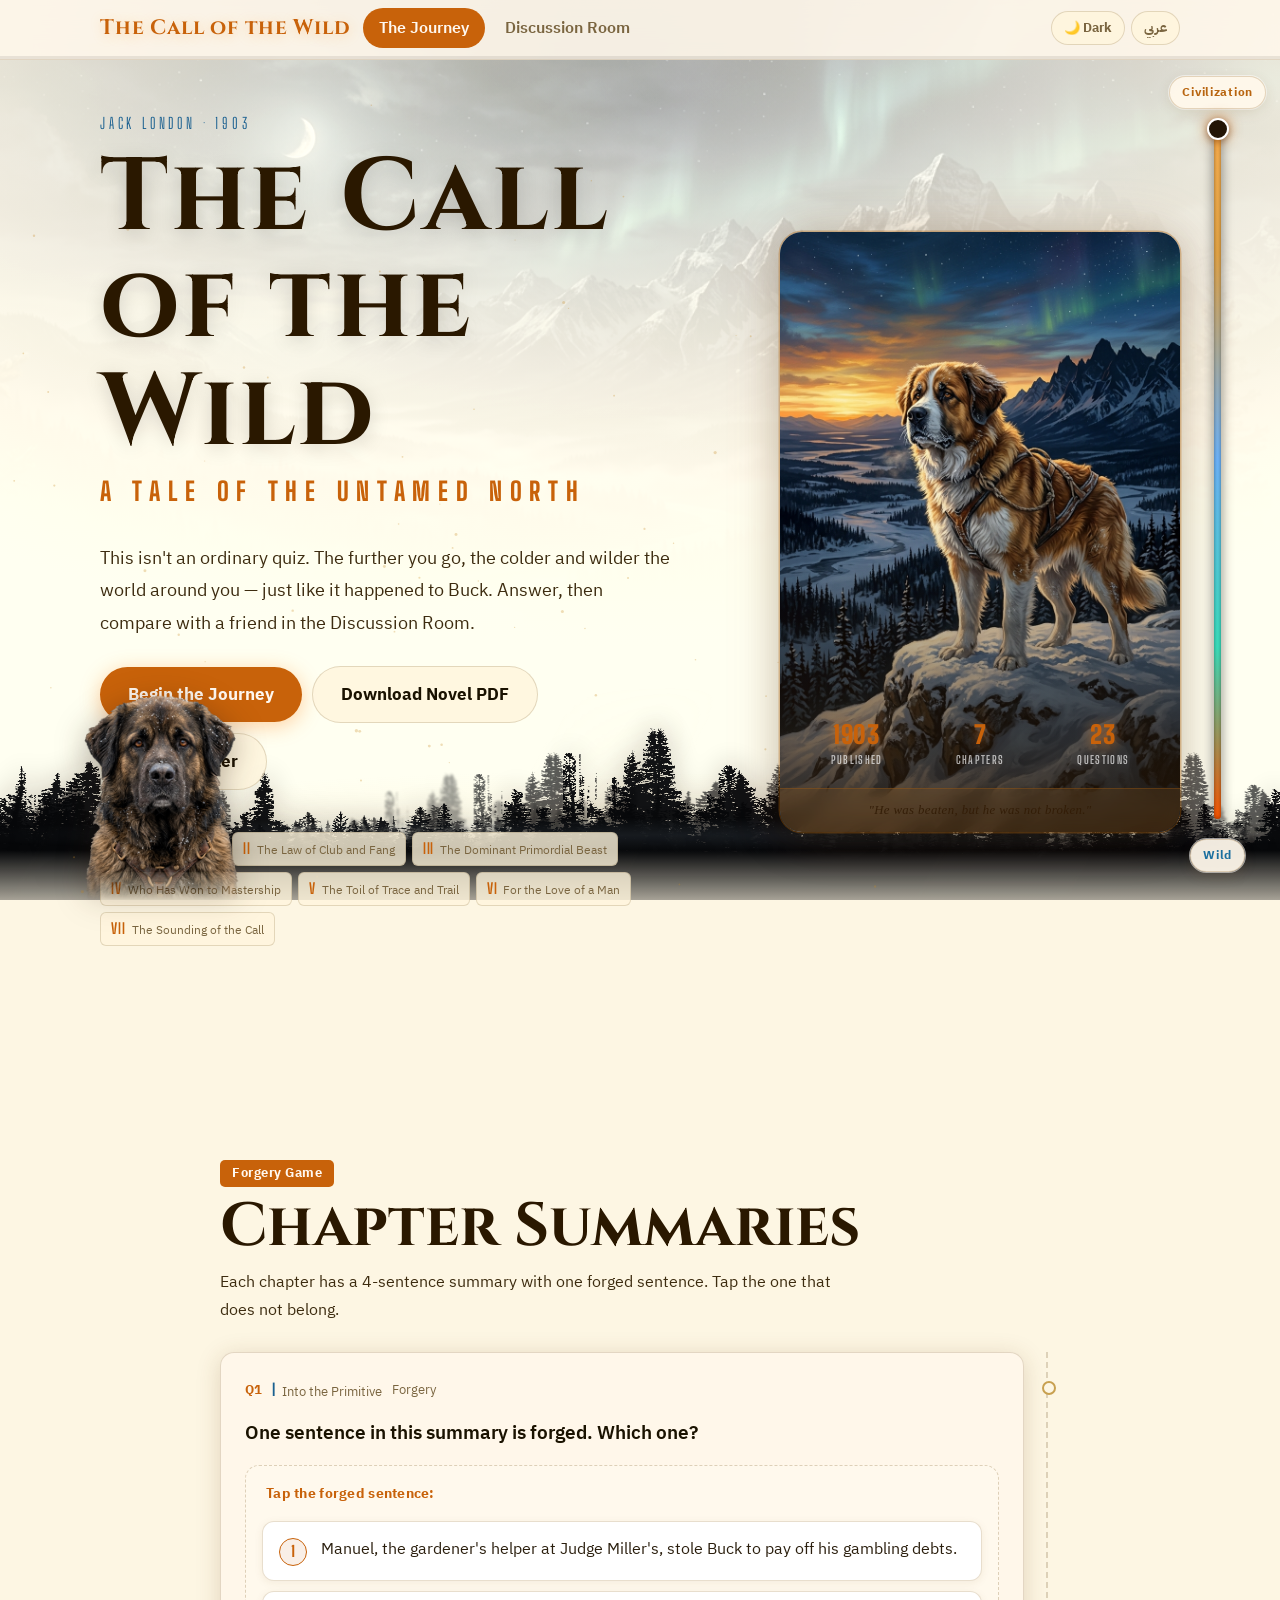
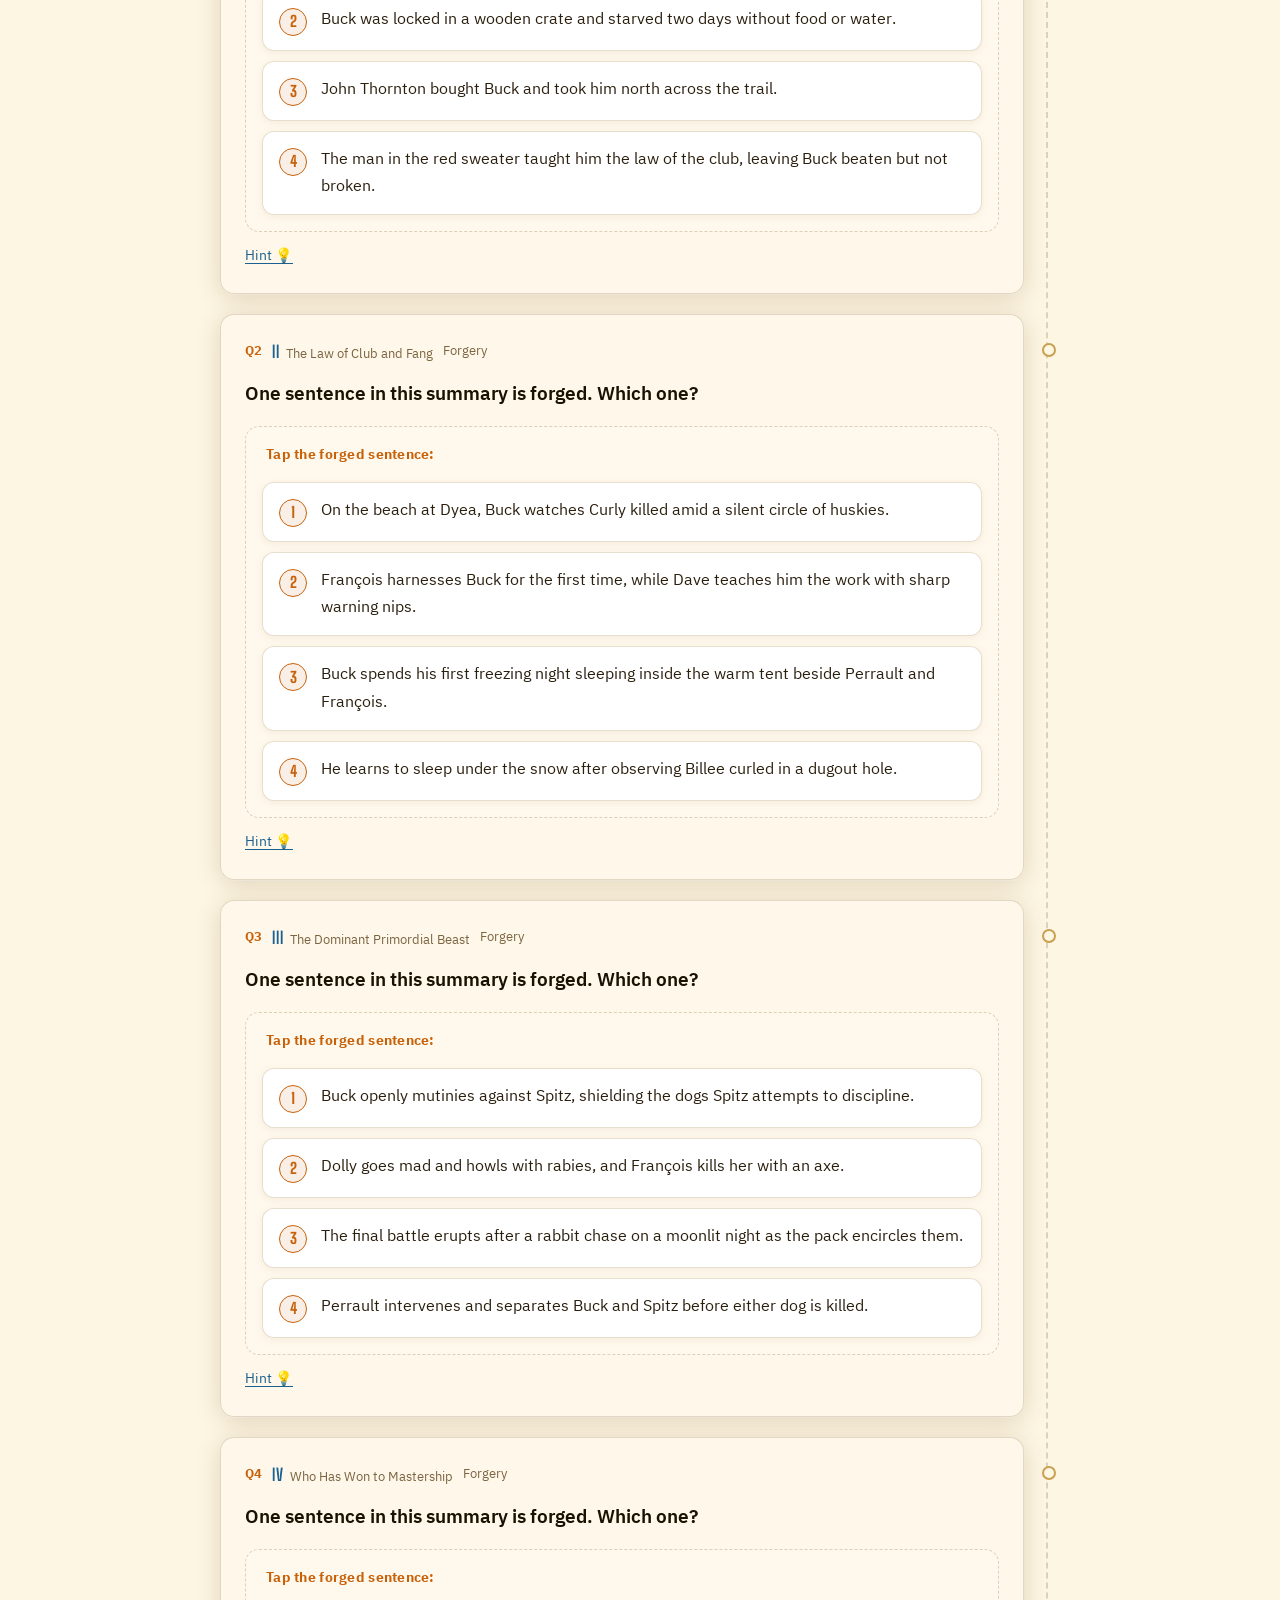
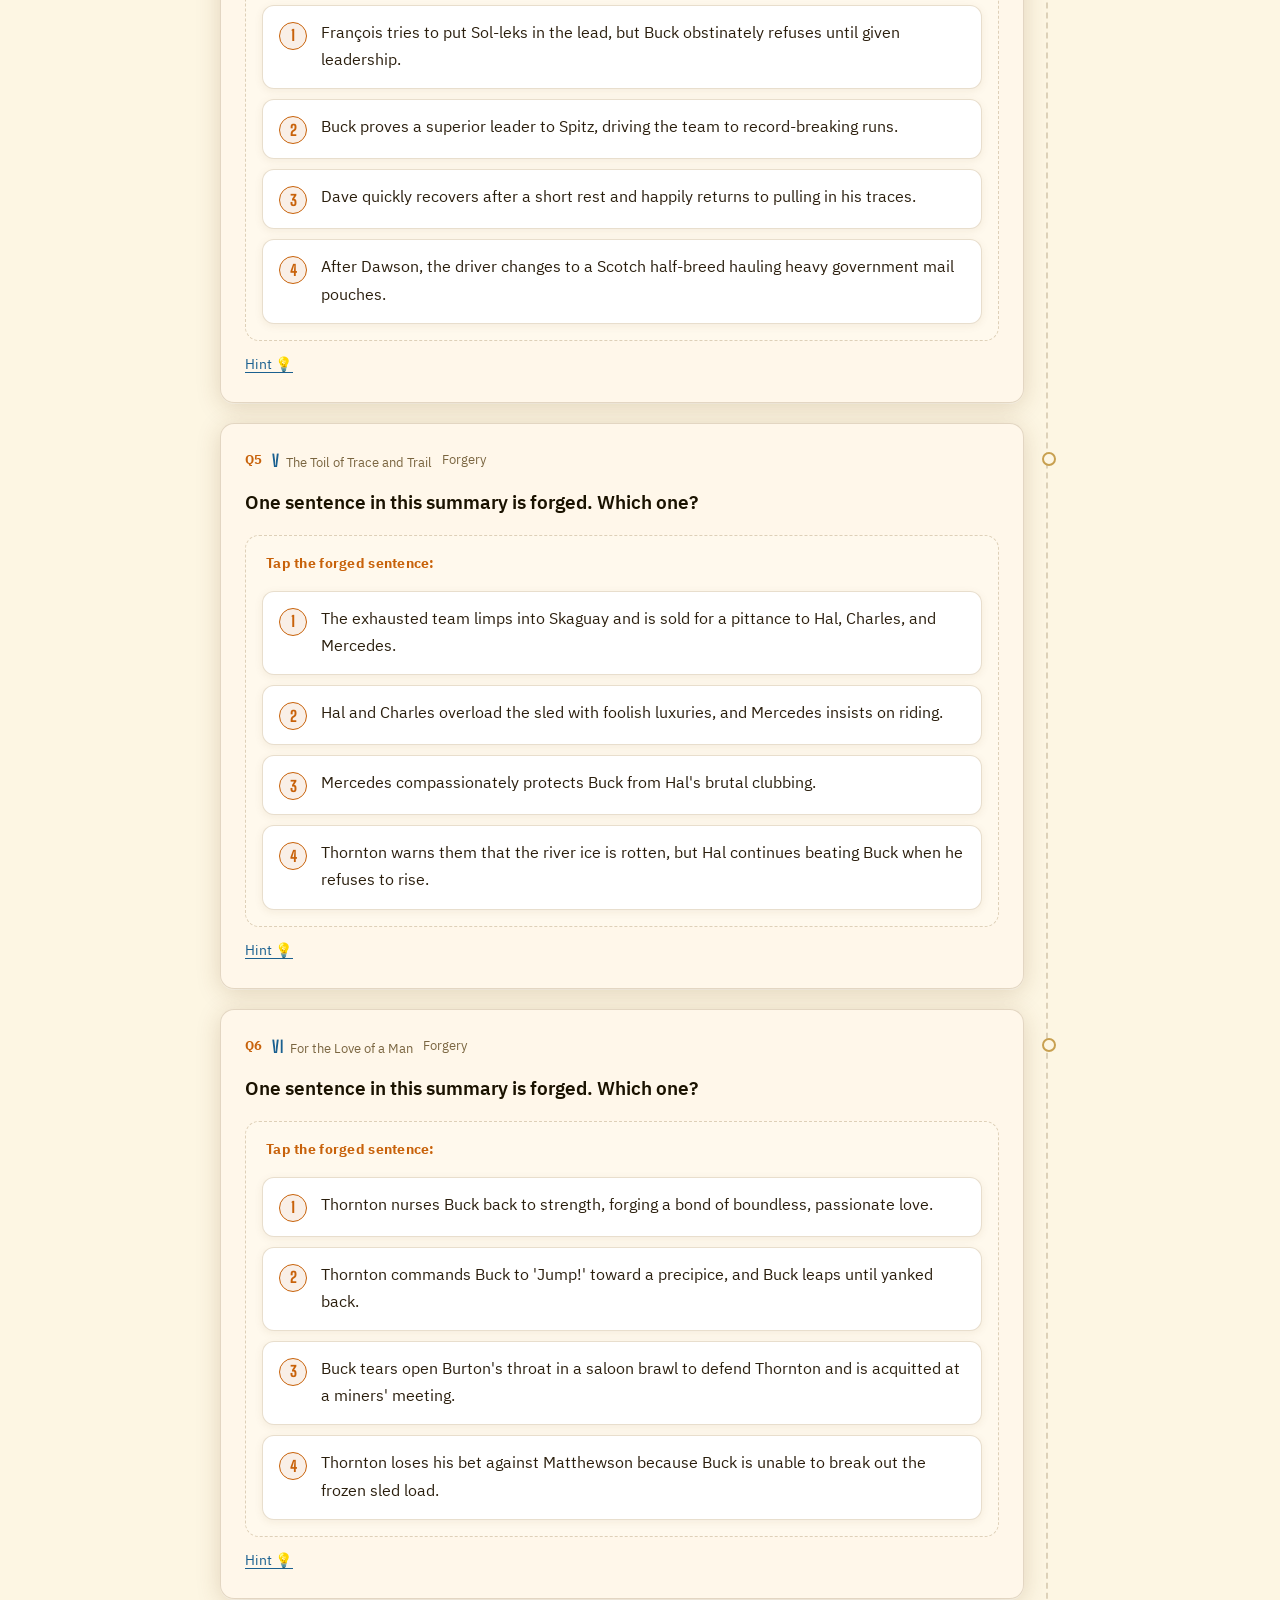
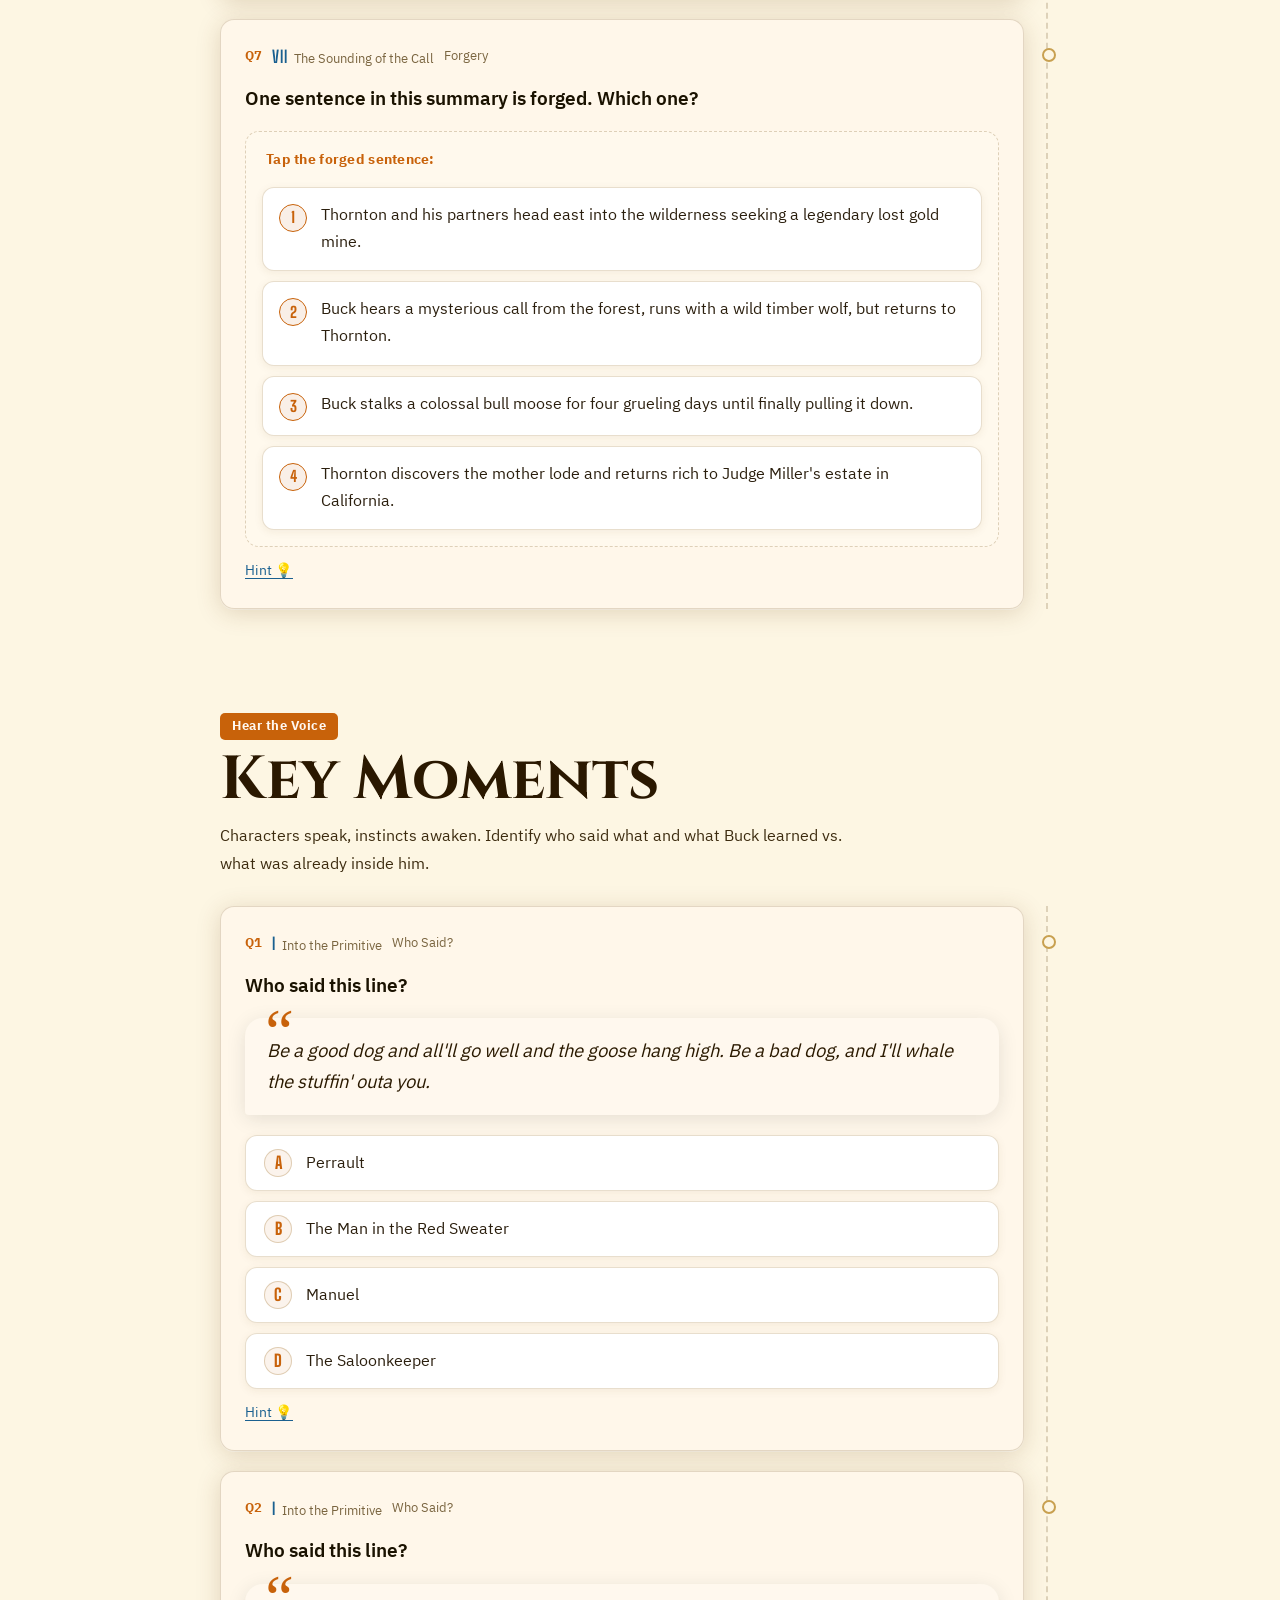
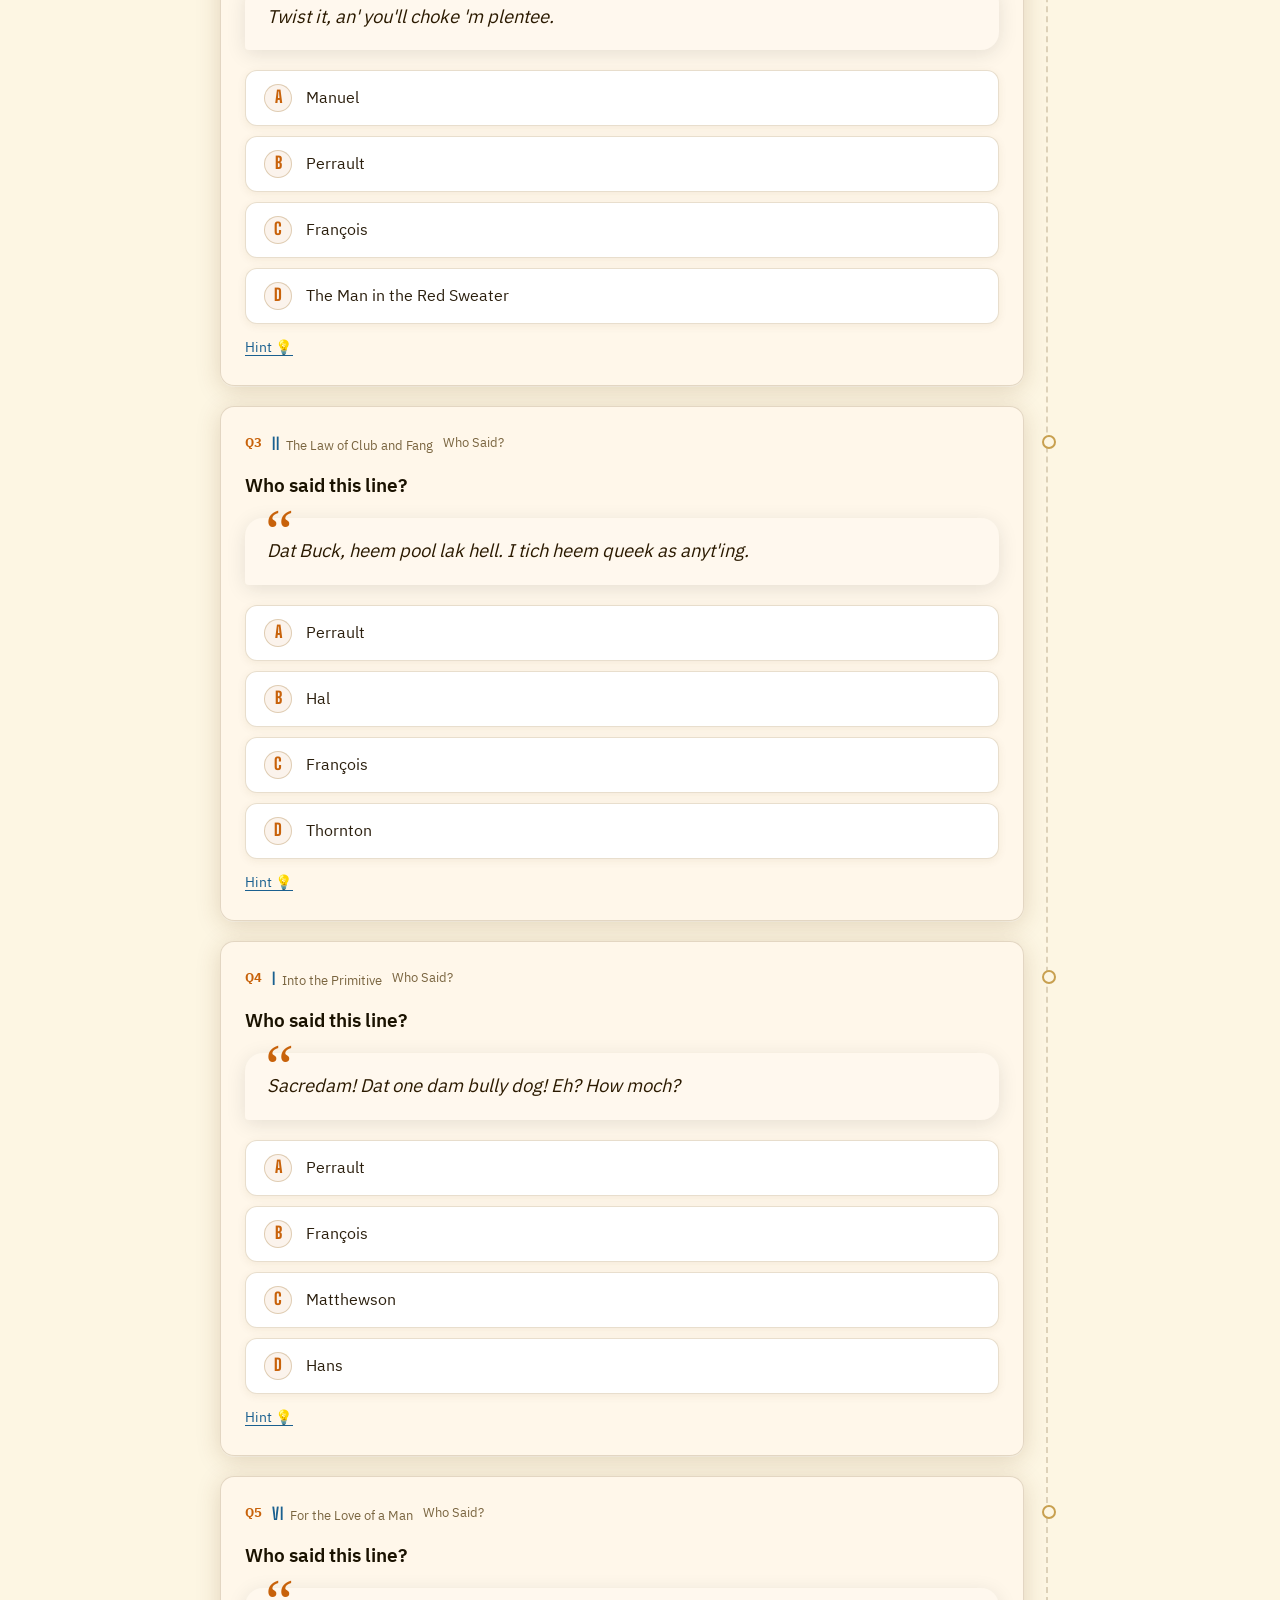
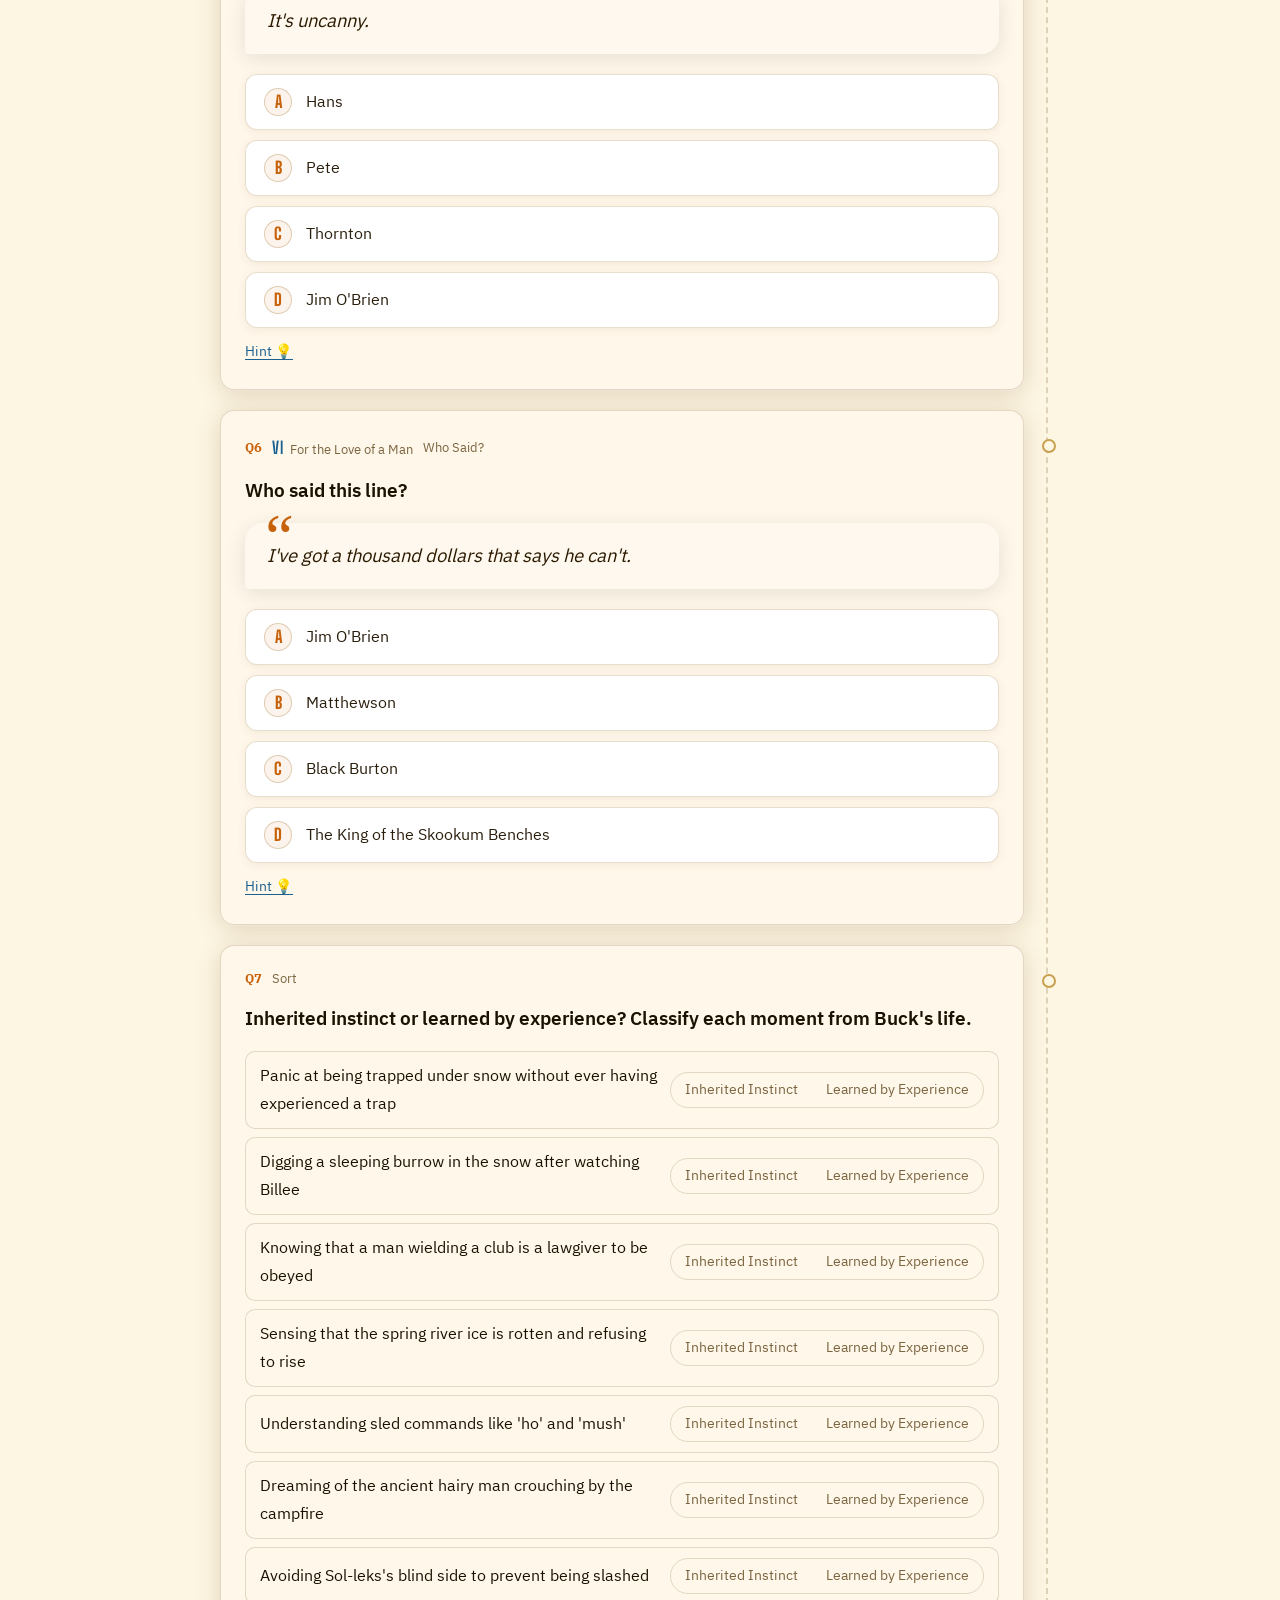
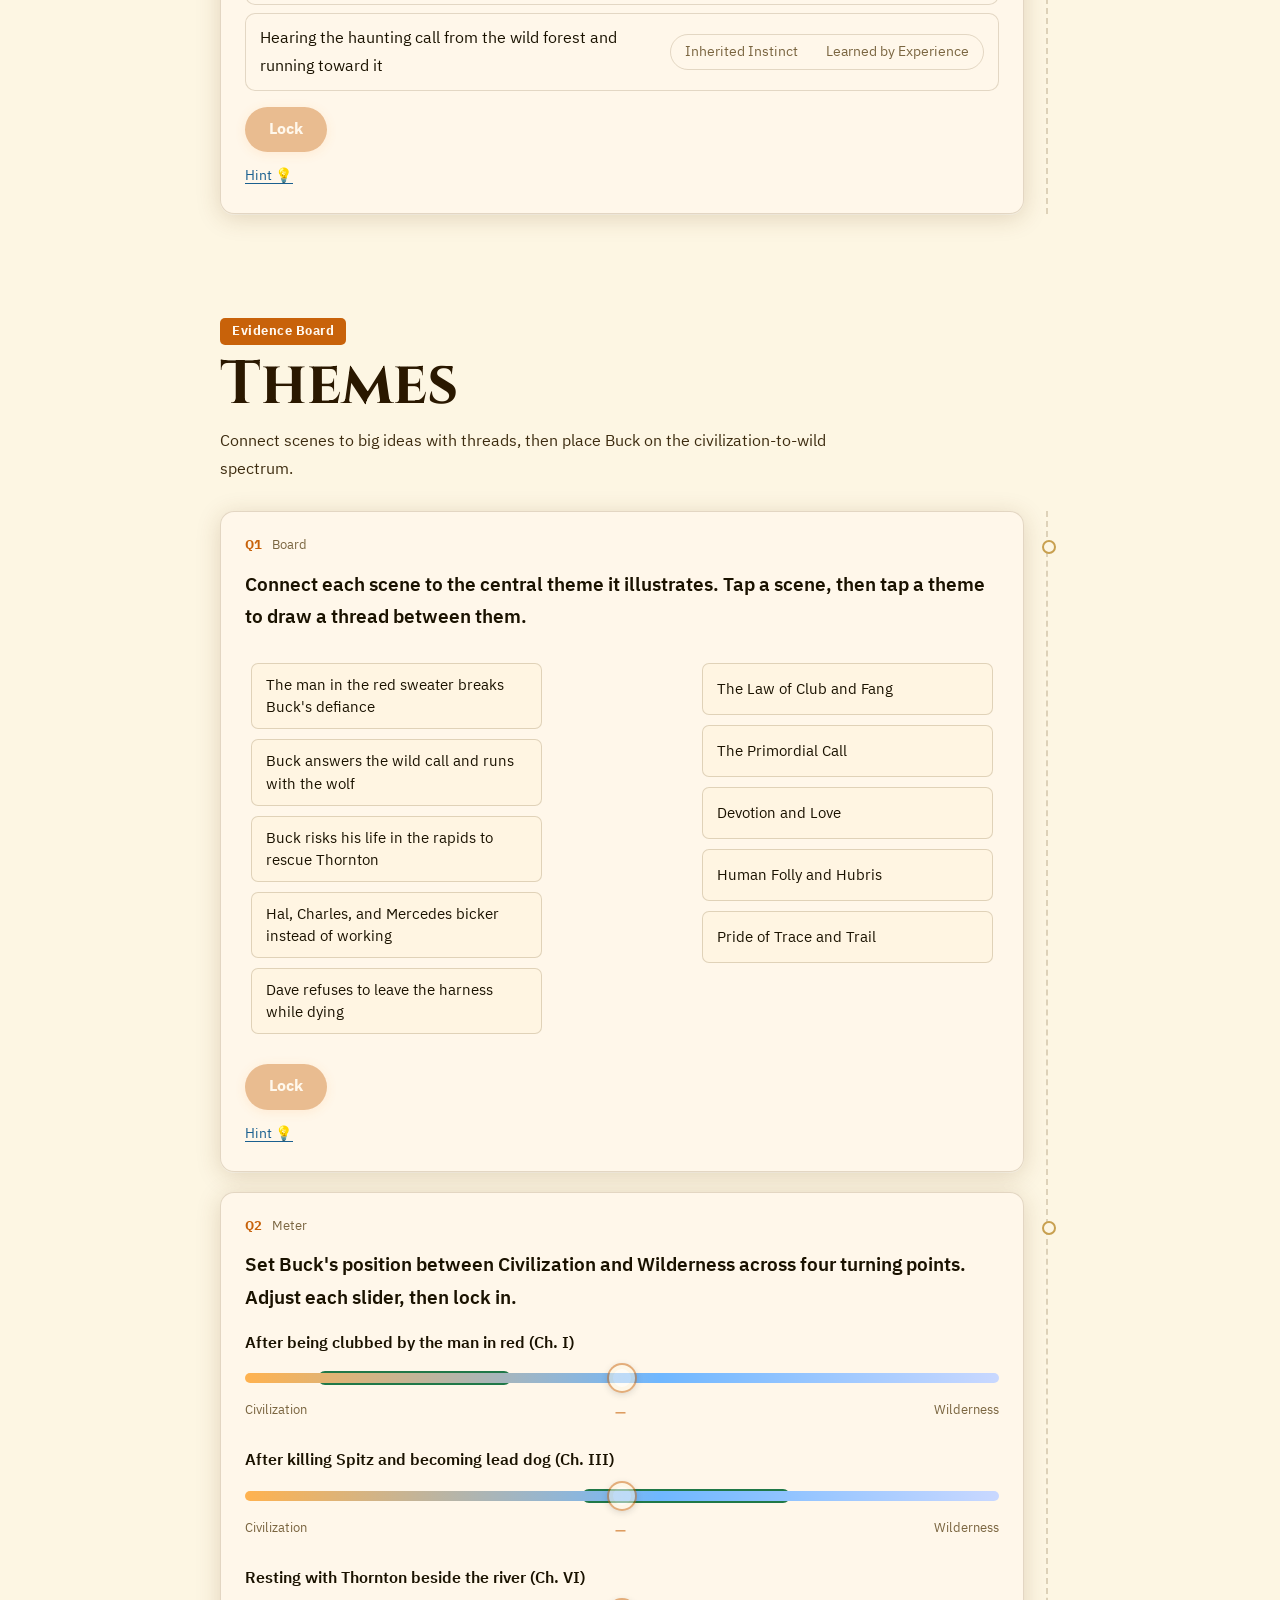
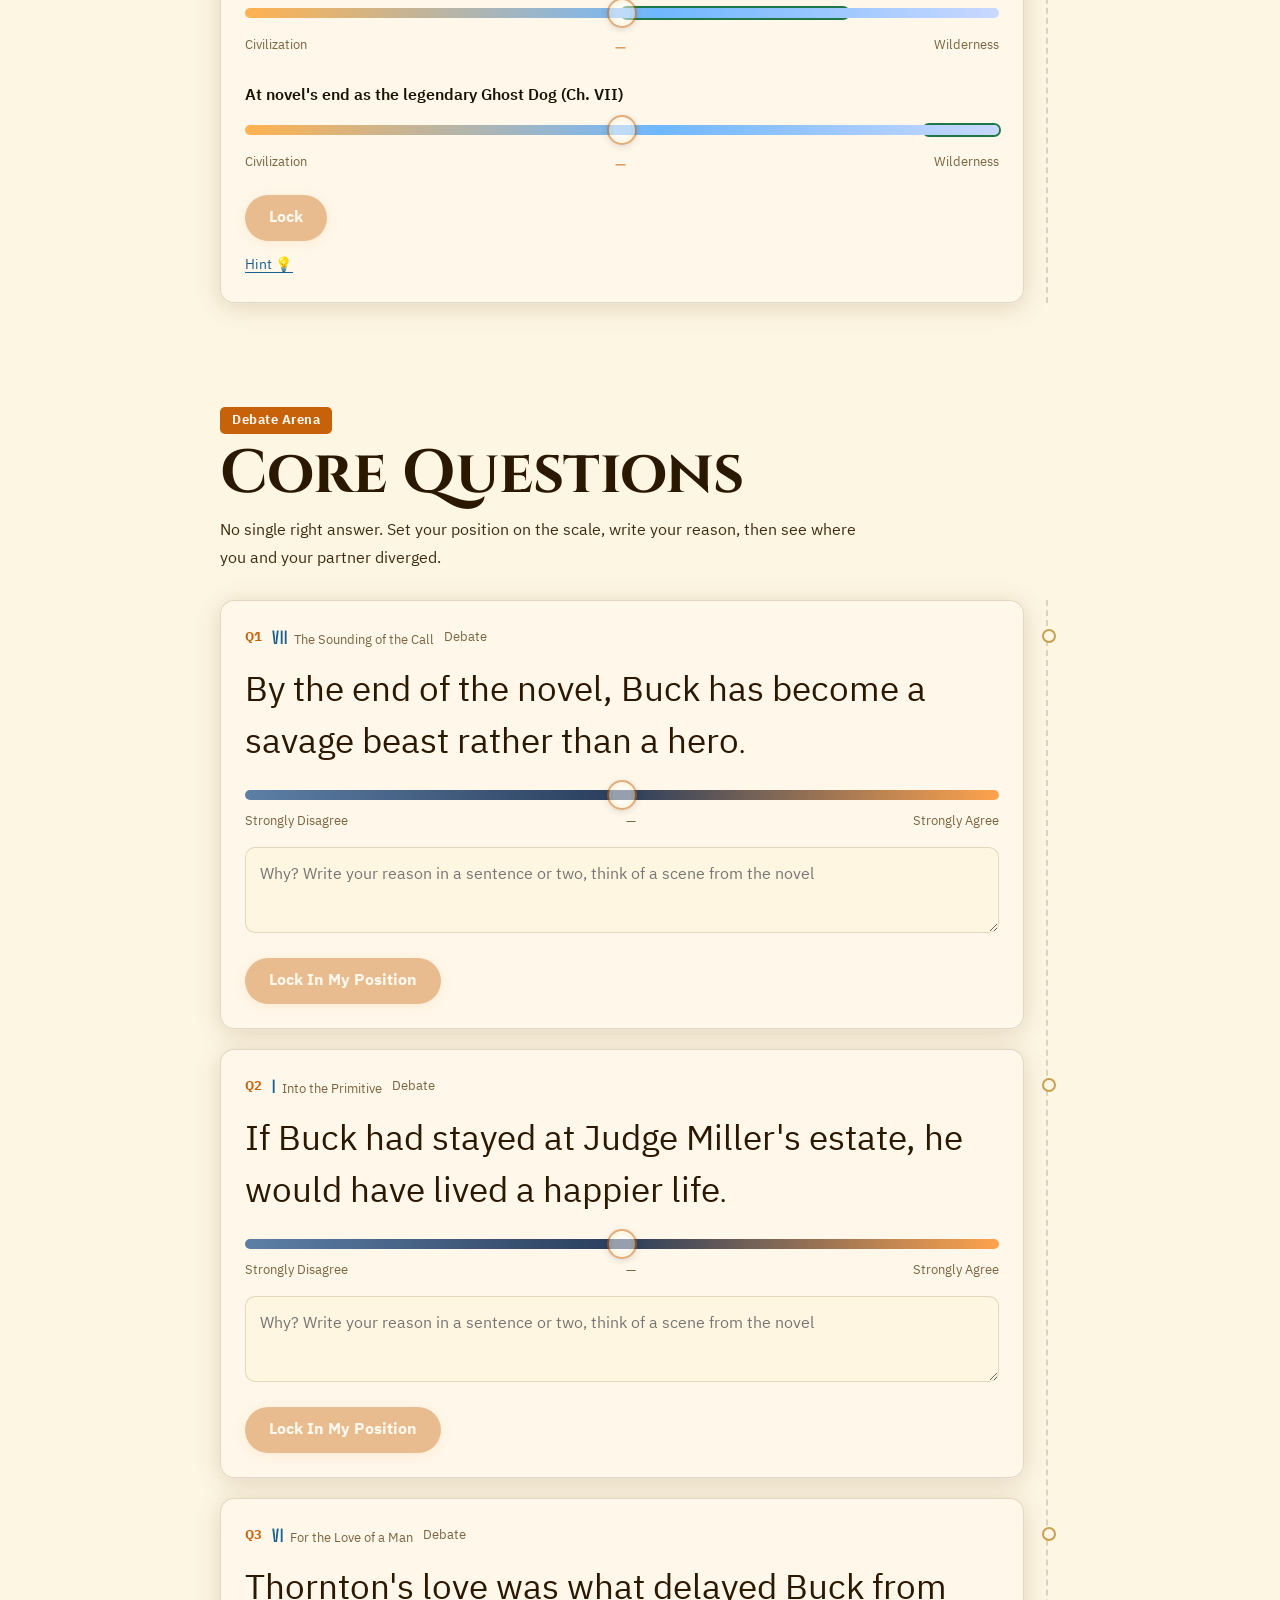
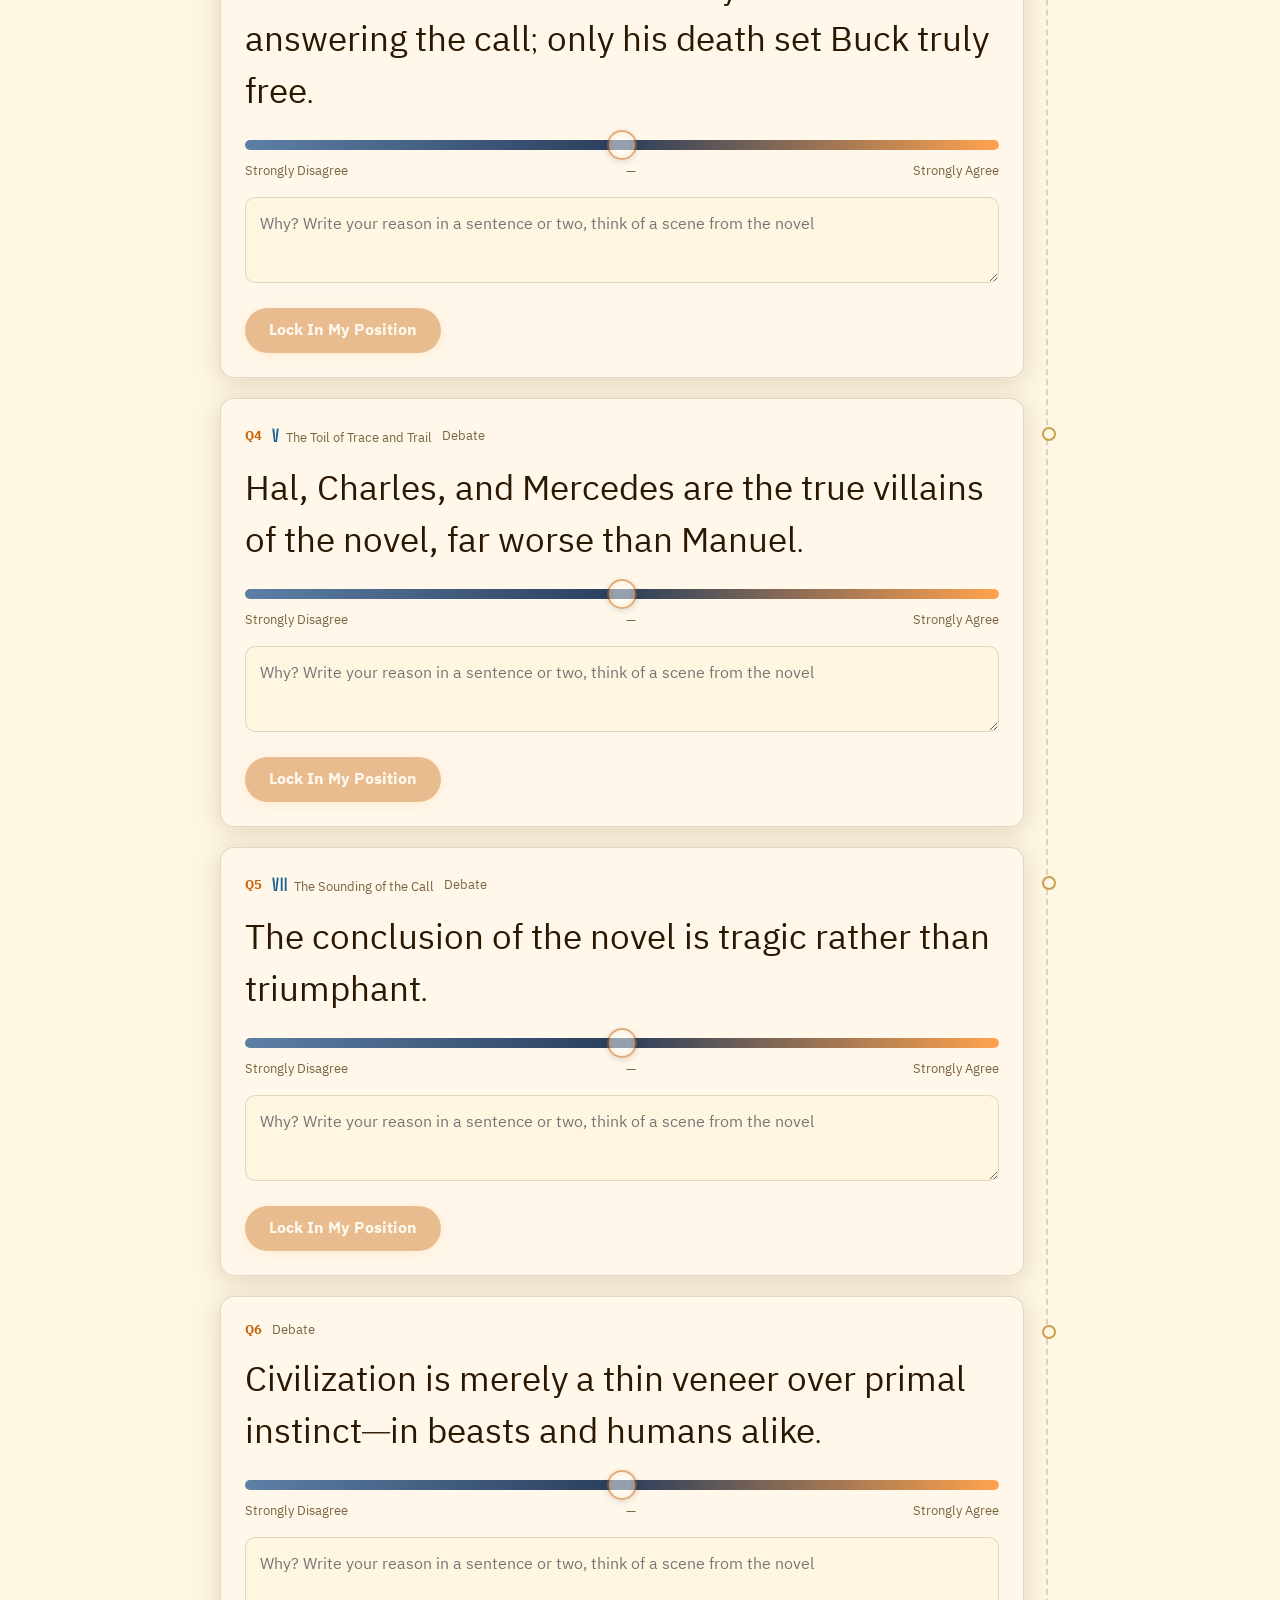
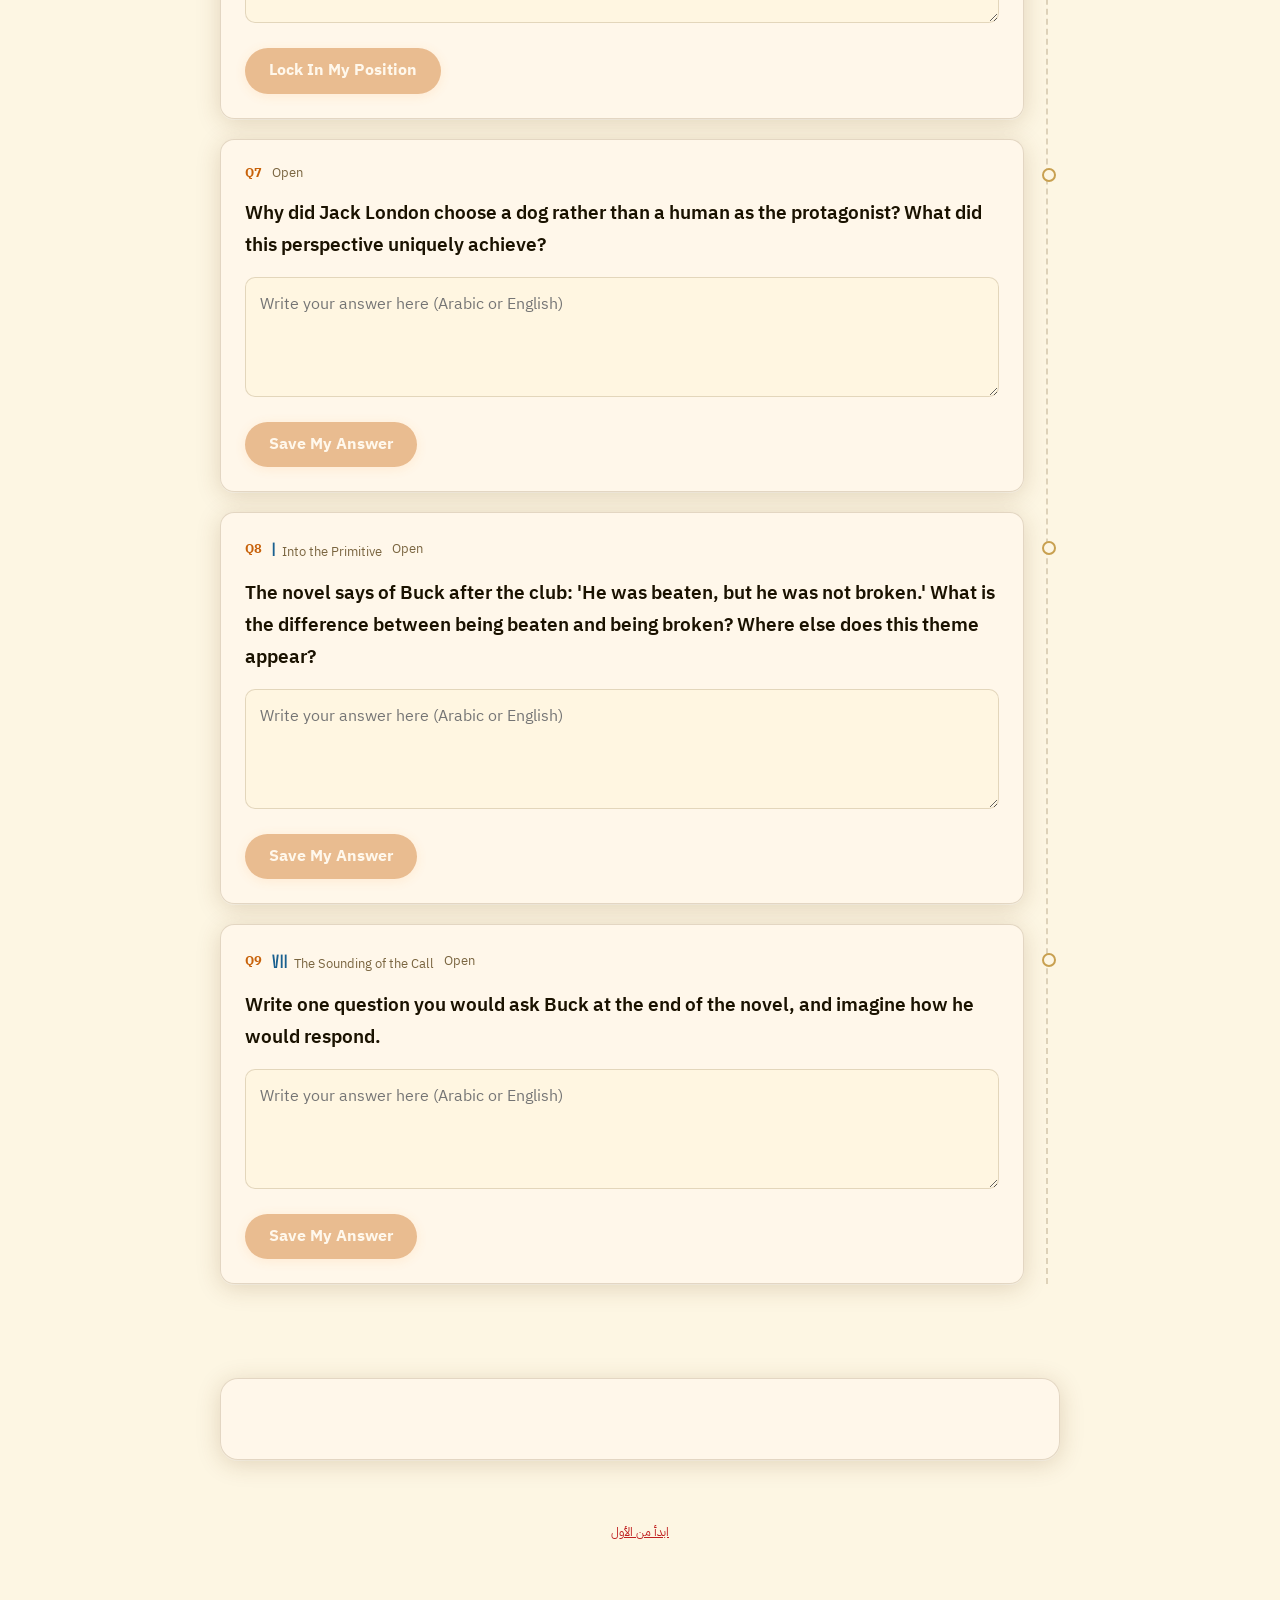
<file: index.html>
<!DOCTYPE html>
<html lang="en" dir="ltr" data-theme="light" data-lang="en">
<head>
  <meta charset="UTF-8">
  <meta name="viewport" content="width=device-width, initial-scale=1, viewport-fit=cover">

  <!-- Primary SEO -->
  <title>The Call of the Wild</title>
  <meta name="description" content="An interactive literary journey through Jack London's The Call of the Wild. Explore Buck's transformation between civilization and the wild across 7 chapters.">
  <meta name="author" content="Jack London / Mohamed Elsayid">
  <meta name="theme-color" content="#fdf6e3">
  <link rel="canonical" href="https://tefamsl.github.io/the-call-of-the-wild/">

  <!-- Favicon & Touch Icons -->
  <link rel="icon" type="image/x-icon" href="favicon.ico">
  <link rel="icon" type="image/png" sizes="32x32" href="assets/favicon-32x32.png">
  <link rel="icon" type="image/png" sizes="16x16" href="assets/favicon-16x16.png">
  <link rel="apple-touch-icon" sizes="180x180" href="assets/apple-touch-icon.png">

  <!-- Open Graph / WhatsApp / Facebook / Telegram -->
  <meta property="og:type" content="website">
  <meta property="og:url" content="https://tefamsl.github.io/the-call-of-the-wild/">
  <meta property="og:site_name" content="The Call of the Wild">
  <meta property="og:title" content="The Call of the Wild — Interactive Novel Experience">
  <meta property="og:description" content="رحلة تفاعلية شيقة في رواية نداء البرية لجاك لندن. اختبر معلوماتك عبر 7 فصول، العب لعبة المزوِّر، وتناقش مع أصحابك في غرفة المناقشة.">
  <meta property="og:image" content="https://tefamsl.github.io/the-call-of-the-wild/assets/og-preview.jpg">
  <meta property="og:image:secure_url" content="https://tefamsl.github.io/the-call-of-the-wild/assets/og-preview.jpg">
  <meta property="og:image:type" content="image/jpeg">
  <meta property="og:image:width" content="1200">
  <meta property="og:image:height" content="630">
  <meta property="og:image:alt" content="The Call of the Wild: Buck & the Yukon Timber Trail">
  <meta property="og:locale" content="en_US">
  <meta property="og:locale:alternate" content="ar_AR">

  <!-- Twitter / X Cards -->
  <meta name="twitter:card" content="summary_large_image">
  <meta name="twitter:url" content="https://tefamsl.github.io/the-call-of-the-wild/">
  <meta name="twitter:title" content="The Call of the Wild — Interactive Novel Experience">
  <meta name="twitter:description" content="An interactive literary journey through Jack London's The Call of the Wild. Explore Buck's transformation between civilization and the wild across 7 chapters.">
  <meta name="twitter:image" content="https://tefamsl.github.io/the-call-of-the-wild/assets/og-preview.jpg">
  <meta name="twitter:image:alt" content="The Call of the Wild: Buck & the Yukon Timber Trail">

  <!-- Fonts -->
  <link rel="preconnect" href="https://fonts.googleapis.com">
  <link rel="preconnect" href="https://fonts.gstatic.com" crossorigin>
  <link rel="stylesheet" href="https://fonts.googleapis.com/css2?family=Aref+Ruqaa:wght@400;700&family=Big+Shoulders+Display:wght@700;800;900&family=IBM+Plex+Sans+Arabic:wght@400;500;600;700&family=Cinzel:wght@700;900&display=swap">

  <!-- Styles -->
  <link rel="stylesheet" href="css/style.css?v=22">
</head>
<body>

<!-- ============================================================
     WORLD BACKGROUNDS (fixed parallax layers)
     ============================================================ -->
<div id="worlds" data-w="0" aria-hidden="true">
  <div class="w w0"></div>
  <div class="w w1"></div>
  <div class="w w2"></div>
  <div class="w w3"></div>
</div>

<!-- Star field (visible in worlds 2 & 3) -->
<canvas id="stars" aria-hidden="true"></canvas>

<!-- Snow / particle canvas -->
<canvas id="snow" aria-hidden="true"></canvas>

<!-- Realistic Living Wilderness Forest Treeline (fixed at bottom across entire page) -->
<div class="forest" id="forest" aria-hidden="true">
  <!-- Ambient twilight backlight -->
  <div class="forest-backlight"></div>

  <!-- Layer 1: Distant misty pine treeline (continuous slow 1-direction drift) -->
  <div class="forest-layer forest-distant"></div>

  <!-- Layer 2: Rolling valley mist -->
  <div class="forest-mist forest-mist-a"></div>

  <!-- Layer 3: Mid-depth pine treeline (continuous 1-direction drift) -->
  <div class="forest-layer forest-mid"></div>

  <!-- Volumetric rays filtering through pine needles -->
  <div class="forest-rays"></div>

  <!-- Layer 4: Crisp foreground pine trees (continuous 1-direction drift) -->
  <div class="forest-layer forest-main"></div>

  <!-- Layer 5: Valley mist in front of tree trunks -->
  <div class="forest-mist forest-mist-b"></div>

  <!-- Bottom seamless blend -->
  <div class="forest-blend"></div>
</div>

<!-- Photorealistic isolated Buck the dog fixed at bottom with the treeline -->
<div class="wolf-lurker" id="wolf-lurker" title="Buck — The Loyal Dog of the North">
  <img src="assets/buck-isolated.png?v=12" alt="Buck the dog" class="wolf-img" loading="eager">
</div>

<!-- ============================================================
     HEADER
     ============================================================ -->
<header class="top" role="banner">
  <div class="top-in">
    <div class="brand" id="brand-el">The Call of the Wild</div>

    <nav class="tabs" role="tablist" aria-label="Site sections">
      <button class="tab" role="tab" id="tab-quest" aria-selected="true"  data-tab="quest">The Journey</button>
      <button class="tab" role="tab" id="tab-room"  aria-selected="false" data-tab="room">Discussion Room</button>
      <button class="tab" role="tab" id="tab-key"   aria-selected="false" data-tab="key" hidden>Answer Key</button>
    </nav>

    <!-- Sync chip -->
    <span class="chip" id="sync" hidden></span>

    <!-- Theme & Language toggles -->
    <div class="hdr-btns">
      <button class="icon-btn" id="theme-btn" title="Toggle light/dark mode">🌙 Dark</button>
      <button class="icon-btn" id="lang-btn"  title="Switch language">عربي</button>
    </div>
  </div>

  <!-- Progress bar -->
  <div class="pbar" role="progressbar" aria-label="Progress"><b id="pb"></b></div>
</header>

<!-- Vertical Side Wild-o-meter Scroll Rail (Replaces side scrollbar from Civilization to Wild) -->
<aside class="side-wmeter" id="side-wmeter" title="Buck's Journey: Civilization to Wild (Scroll Rail)" aria-label="Wild-o-meter Scroll Rail">
  <button class="wm-cap wm-cap-top" id="wm-civ-btn" type="button" title="Jump to Civilization (Top)">
    <span class="wm-lbl" id="wm-civ">Civilization</span>
  </button>
  <div class="wm-track-wrap" id="wm-track-wrap" title="Scroll through Buck's Journey">
    <div class="wm-track" id="wm-track">
      <div class="wm-fill" id="wm-fill"></div>
      <b class="wm-thumb" id="wm" tabindex="0" role="slider" aria-label="Wild-o-meter thumb" aria-valuemin="0" aria-valuemax="100" aria-valuenow="0"></b>
    </div>
  </div>
  <button class="wm-cap wm-cap-bottom" id="wm-wild-btn" type="button" title="Jump to the Wild (Bottom)">
    <span class="wm-lbl" id="wm-wild">Wild</span>
  </button>
</aside>

<!-- ============================================================
     MAIN CONTENT
     ============================================================ -->
<main>

  <!-- ── QUEST TAB ── -->
  <section id="quest" role="tabpanel" aria-labelledby="tab-quest">
    <div class="hero">
      <div class="hero-grid wrap wide">

        <!-- ── LEFT/START: Text content ── -->
        <div class="hero-text">
          <div class="kicker" id="kicker-el">Jack London · 1903</div>
          <h1 id="hero-h1">The Call of the Wild</h1>
          <div class="en-t" id="hero-sub">A TALE OF THE UNTAMED NORTH</div>
          <p class="lead" id="lead-el">
            This isn't an ordinary quiz. The further you go, the colder and wilder the world around you — just like it happened to Buck. Answer, then compare with a friend in the Discussion Room.
          </p>

          <!-- CTA buttons -->
          <div class="hero-actions">
            <a class="cta" href="#p-sum" id="startbtn">Begin the Journey</a>
            <a class="cta ghost" href="assets/call-of-the-wild.pdf" download id="dl-pdf" target="_blank">Download Novel PDF</a>
            <a class="cta ghost" href="assets/trailer.mp4" id="watch-vid" target="_blank">Watch Trailer</a>
          </div>

          <!-- Chapter trail -->
          <div class="trail" id="trail"></div>
        </div>

        <!-- ── RIGHT/END: Buck illustration card ── -->
        <div class="hero-card" aria-hidden="true">
          <div class="buck-frame">
            <img src="assets/buck.jpg" alt="Buck — The Call of the Wild" class="buck-img" loading="eager">
            <!-- Glow ring -->
            <div class="buck-glow"></div>
            <!-- Stats overlay -->
            <div class="buck-stats">
              <div class="bstat"><span class="bstat-n">1903</span><span class="bstat-l">Published</span></div>
              <div class="bstat"><span class="bstat-n">7</span><span class="bstat-l">Chapters</span></div>
              <div class="bstat"><span class="bstat-n">23</span><span class="bstat-l">Questions</span></div>
            </div>
            <!-- Quote strip -->
            <div class="buck-quote">"He was beaten, but he was not broken."</div>
          </div>
        </div>

      </div><!-- /.hero-grid -->
    </div>

    <!-- Question cards injected here -->
    <div class="wrap" id="parts"></div>

    <!-- Final score -->
    <div class="wrap">
      <div class="final" id="final"></div>
      <footer>
        <button class="delbtn" id="resetbtn">ابدأ من الأول</button>
      </footer>
    </div>
  </section>

  <!-- ── DISCUSSION ROOM TAB ── -->
  <section id="room" role="tabpanel" aria-labelledby="tab-room" hidden>
    <div class="wrap wide">
      <div class="room-h">
        <h2>غرفة المناقشة</h2>
        <p class="muted" id="room-sub">اختار لاعب أو اتنين من القايمة وشوفوا اتفقتوا واختلفتوا فين.</p>
      </div>
      <div class="room-grid">
        <div><div class="plist" id="plist"></div></div>
        <div id="cmp"></div>
      </div>
    </div>
  </section>

  <!-- ── ANSWER KEY TAB ── -->
  <section id="key" role="tabpanel" aria-labelledby="tab-key" hidden>
    <div class="wrap">
      <div class="room-h">
        <h2>مفتاح الإجابات</h2>
        <p class="muted" id="key-sub">ده ليك إنت. بيظهر لصاحب الموقع أو لو فتحت الرابط بـ #key.</p>
      </div>
      <div id="keybody"></div>
    </div>
  </section>

</main>

<!-- ============================================================
     NAME GATE MODAL
     ============================================================ -->
<div class="gate" id="gate" hidden role="dialog" aria-modal="true" aria-labelledby="gate-h">
  <form class="gate-c" id="gateform">
    <h2 id="gate-h">اسمك إيه؟</h2>
    <p class="muted" id="gate-sub" style="margin:0">الاسم ده هو اللي هيظهر لصاحبك في غرفة المناقشة.</p>
    <input id="nameinp" type="text" maxlength="30" autocomplete="off" placeholder="اكتب اسمك">
    <small id="gatenote"></small>
    <button class="btn" type="submit" id="gatebtn">ندخل</button>
  </form>
</div>

<!-- ============================================================
     SCRIPTS — load order matters
     ============================================================ -->
<script src="js/i18n.js?v=22"></script>
<script src="js/data.js?v=22"></script>
<script src="js/app.js?v=22"></script>

</body>
</html>
</file>
<file: css/style.css>
/* ============================================================
   style.css — The Call of the Wild · Interactive Quiz
   Dark + Light modes, realistic world backgrounds, full UI
   ============================================================ */

/* ---- Google Fonts ---- */
@import url('https://fonts.googleapis.com/css2?family=Aref+Ruqaa:wght@400;700&family=Big+Shoulders+Display:wght@700;800;900&family=IBM+Plex+Sans+Arabic:wght@400;500;600;700&family=Cinzel:wght@700;900&display=swap');

/* ============================================================
   DESIGN TOKENS — DARK MODE (default)
   ============================================================ */
:root {
  /* Palette */
  --fg:       #eaf3f9;
  --fg2:      #c8dcea;
  --mut:      #7a9db5;
  --line:     rgba(190,220,245,.18);
  --glass:    rgba(8,16,30,.82);
  --glass2:   rgba(16,28,50,.88);
  --surface:  rgba(12,22,40,.72);
  --night:    #060c18;

  /* Accent */
  --ember:    #ffaa44;
  --ember2:   #ff7c00;
  --ember-ink:#1e0d00;
  --ice:      #9fdcff;
  --aur1:     #3be3c0;
  --aur2:     #8a7bff;
  --good:     #6fe0a5;
  --bad:      #ff7070;

  /* Typography */
  --f-ar:   'IBM Plex Sans Arabic', 'Segoe UI', Tahoma, sans-serif;
  --f-disp: 'Aref Ruqaa', 'Amiri', 'Traditional Arabic', serif;
  --f-en:   'Big Shoulders Display', 'Arial Narrow', Impact, sans-serif;
  --f-cin:  'Cinzel', serif;

  /* Radii & shadows */
  --r-card:   14px;
  --r-pill:   999px;
  --shadow-card: 0 4px 32px rgba(0,0,0,.45), 0 1px 0 rgba(255,255,255,.04);
  --shadow-glow: 0 0 30px rgba(255,170,68,.25);

  color-scheme: dark;
}

/* ============================================================
   LIGHT MODE TOKENS
   ============================================================ */
[data-theme="light"] {
  --fg:       #1a1200;
  --fg2:      #3d2c10;
  --mut:      #7a6540;
  --line:     rgba(100,70,20,.18);
  --glass:    rgba(255,248,235,.88);
  --glass2:   rgba(255,240,210,.92);
  --surface:  rgba(255,245,220,.80);
  --night:    #fdf6e3;

  --ember:    #c8620a;
  --ember2:   #a04c00;
  --ember-ink:#fff8f0;
  --ice:      #1a6090;
  --aur1:     #1a8060;
  --aur2:     #5040c0;
  --good:     #207848;
  --bad:      #c02020;

  --shadow-card: 0 4px 24px rgba(100,60,0,.18), 0 1px 0 rgba(255,255,255,.5);
  --shadow-glow: 0 0 30px rgba(200,98,10,.2);

  color-scheme: light;
}

/* ============================================================
   RESET & BASE
   ============================================================ */
*, *::before, *::after { box-sizing: border-box; margin: 0; padding: 0; }

html {
  scroll-behavior: smooth;
  scroll-padding-top: 120px;
  scrollbar-width: none !important;
  -ms-overflow-style: none !important;
}
html::-webkit-scrollbar,
body::-webkit-scrollbar {
  display: none !important;
  width: 0 !important;
  height: 0 !important;
}

body {
  background: var(--night);
  color: var(--fg);
  font-family: var(--f-ar);
  font-size: 16px;
  line-height: 1.75;
  direction: rtl;
  overflow-x: hidden;
  transition: background .4s ease, color .3s ease;
}

[data-lang="en"] body, body[data-lang="en"] { direction: ltr; }

img { max-width: 100%; display: block; }
button, input, textarea { font: inherit; color: inherit; }
button { cursor: pointer; border: none; background: none; }
:focus-visible { outline: 3px solid var(--ember); outline-offset: 2px; }
[hidden] { display: none !important; }
bdi.en { font-family: var(--f-ar); unicode-bidi: isolate; }

/* ============================================================
   WORLD BACKGROUNDS — Fixed parallax layers
   ============================================================ */
#worlds {
  position: fixed;
  inset: 0;
  z-index: 0;
  pointer-events: none;
}
.w {
  position: absolute;
  inset: 0;
  opacity: 0;
  transition: opacity 1.8s ease;
}
#worlds[data-w="0"] .w0,
#worlds[data-w="1"] .w1,
#worlds[data-w="2"] .w2,
#worlds[data-w="3"] .w3 { opacity: 1; }

/* World 0 — realistic Yukon wilderness */
.w0 {
  background:
    radial-gradient(ellipse 90% 65% at 50% 12%, rgba(6,12,24,.32) 0%, rgba(6,12,24,.75) 55%, rgba(6,12,24,.97) 100%),
    linear-gradient(180deg, rgba(6,12,24,0.1) 0%, rgba(6,12,24,0.5) 50%, #060c18 100%),
    url('../assets/yukon-bg.jpg') center 12% / cover no-repeat;
}
/* World 0 light */
[data-theme="light"] .w0 {
  background:
    radial-gradient(ellipse 90% 60% at 50% 12%, rgba(253,246,227,.4) 0%, rgba(253,246,227,.8) 55%, #fdf6e3 100%),
    linear-gradient(180deg, rgba(253,246,227,0.2) 0%, rgba(253,246,227,0.7) 60%, #fdf6e3 100%),
    url('../assets/yukon-bg.jpg') center 12% / cover no-repeat;
  filter: saturate(0.85) brightness(1.05);
}

/* World 1 — cold blue-grey dawn (Yukon trail) */
.w1 {
  background:
    radial-gradient(ellipse 60% 30% at 18% 10%, rgba(220,240,255,.3) 0%, transparent 50%),
    radial-gradient(ellipse 30% 20% at 80% 6%, rgba(200,220,255,.2) 0%, transparent 40%),
    linear-gradient(180deg, #243c58 0%, #162840 35%, #0e1c34 70%, #080f20 100%);
}
[data-theme="light"] .w1 {
  background:
    radial-gradient(ellipse 60% 30% at 18% 10%, rgba(220,240,255,.8) 0%, transparent 50%),
    linear-gradient(180deg, #7090b0 0%, #5878a0 35%, #405070 70%, #304060 100%);
}

/* World 2 — aurora night */
.w2 {
  background: linear-gradient(180deg, #050e1c 0%, #08182c 60%, #0a1e30 100%);
}
.w2::before, .w2::after {
  content: "";
  position: absolute;
  left: -25%;
  right: -25%;
  height: 70%;
  filter: blur(50px);
  opacity: .6;
  pointer-events: none;
}
.w2::before {
  top: -10%;
  background: radial-gradient(ellipse at 30% 50%, var(--aur1), transparent 60%);
  animation: drift 22s ease-in-out infinite alternate;
}
.w2::after {
  top: 5%;
  background: radial-gradient(ellipse at 70% 50%, var(--aur2), transparent 60%);
  animation: drift 28s ease-in-out infinite alternate-reverse;
}
[data-theme="light"] .w2 {
  background: linear-gradient(180deg, #b0c8e0 0%, #90b0d0 60%, #7898c0 100%);
}
[data-theme="light"] .w2::before { opacity: .25; }
[data-theme="light"] .w2::after  { opacity: .2; }
@keyframes drift { to { transform: translateX(14%) skewX(-10deg); } }

/* World 3 — moonlit deep forest */
.w3 {
  background:
    radial-gradient(circle at 24% 12%, rgba(226,238,255,.85) 0 3%, rgba(190,215,255,.25) 4.5%, transparent 22%),
    radial-gradient(circle at 24% 12%, rgba(226,238,255,.5) 0 2%, transparent 8%),
    linear-gradient(180deg, #04070e 0%, #08112a 60%, #0a1530 100%);
}
[data-theme="light"] .w3 {
  background:
    radial-gradient(circle at 24% 10%, rgba(255,255,240,.9) 0 3%, rgba(255,240,200,.4) 4.5%, transparent 22%),
    linear-gradient(180deg, #607880 0%, #485868 60%, #384858 100%);
}

/* Star canvas sits on top of world layers */
#stars {
  position: fixed;
  inset: 0;
  z-index: 1;
  pointer-events: none;
  opacity: 0;
  transition: opacity 1.5s;
}
#worlds[data-w="2"] ~ #stars,
#worlds[data-w="3"] ~ #stars { opacity: 1; }

/* Particle snow/dust canvas */
#snow {
  position: fixed;
  inset: 0;
  z-index: 2;
  pointer-events: none;
  opacity: .85;
}

/* ============================================================
   HEADER
   ============================================================ */
header.top {
  position: sticky;
  top: 0;
  z-index: 30;
  background: var(--glass);
  backdrop-filter: blur(14px);
  -webkit-backdrop-filter: blur(14px);
  border-bottom: 1px solid var(--line);
  transition: background .4s;
}
.top-in {
  max-width: 1120px;
  margin: 0 auto;
  padding: 8px 20px;
  display: flex;
  align-items: center;
  gap: 12px;
  flex-wrap: wrap;
}
.brand {
  font-family: var(--f-disp);
  font-size: 1.7rem;
  line-height: 1;
  color: var(--ember);
  font-weight: 700;
  white-space: nowrap;
  text-shadow: 0 2px 12px rgba(255,160,60,.4);
}
[data-lang="en"] .brand { font-family: var(--f-cin); font-size: 1.3rem; letter-spacing: .04em; }

.tabs {
  display: flex;
  gap: 4px;
  flex: 1;
  min-width: 0;
  overflow-x: auto;
}
.tab {
  border-radius: var(--r-pill);
  padding: 6px 16px;
  color: var(--mut);
  font-weight: 600;
  white-space: nowrap;
  transition: background .2s, color .2s;
}
.tab[aria-selected="true"] { background: var(--ember); color: var(--ember-ink); }
.tab:not([aria-selected="true"]):hover { color: var(--fg); background: rgba(255,255,255,.08); }

/* ============================================================
   VERTICAL WILD-O-METER SCROLL RAIL (Replaces side scrollbar)
   From Civilization (Top) to Wild (Bottom)
   ============================================================ */
.side-wmeter {
  position: fixed;
  right: 14px;
  top: 76px;
  bottom: 28px;
  display: flex;
  flex-direction: column;
  align-items: center;
  justify-content: space-between;
  z-index: 95;
  pointer-events: auto;
  user-select: none;
  gap: 12px;
}

/* Caps: Civilization at Top, Wild at Bottom */
.wm-cap {
  appearance: none;
  background: var(--glass2);
  border: 1px solid var(--line);
  border-radius: 999px;
  padding: 5px 12px;
  font-family: var(--f-ui);
  font-size: .74rem;
  font-weight: 800;
  letter-spacing: .06em;
  cursor: pointer;
  backdrop-filter: blur(14px);
  -webkit-backdrop-filter: blur(14px);
  box-shadow: 0 4px 16px rgba(0, 0, 0, 0.4), 0 0 0 1px rgba(255, 255, 255, 0.05);
  transition: transform .25s cubic-bezier(0.2, 0.8, 0.3, 1), border-color .25s, box-shadow .25s, color .25s;
  white-space: nowrap;
}
.wm-cap-top {
  color: #ffb24f;
}
.wm-cap-bottom {
  color: #7ec4f8;
}
.wm-cap:hover {
  transform: scale(1.08);
  border-color: var(--ember);
  box-shadow: 0 6px 22px rgba(0, 0, 0, 0.5), 0 0 14px rgba(255, 170, 68, 0.35);
}

[data-theme="light"] .wm-cap {
  background: rgba(255, 248, 235, 0.94);
  border: 1.5px solid rgba(160, 120, 60, 0.28);
  box-shadow: 0 4px 14px rgba(100, 60, 10, 0.12), 0 0 0 1px rgba(255, 255, 255, 0.6);
}
[data-theme="light"] .wm-cap-top {
  color: #b86510;
}
[data-theme="light"] .wm-cap-bottom {
  color: #1a6f9f;
}
[data-theme="light"] .wm-cap:hover {
  border-color: #b86510;
  box-shadow: 0 6px 20px rgba(100, 60, 10, 0.2), 0 0 12px rgba(200, 100, 20, 0.25);
}

/* Track wrap & vertical rail */
.wm-track-wrap {
  position: relative;
  flex: 1;
  width: 28px;
  display: flex;
  justify-content: center;
  align-items: stretch;
  cursor: pointer;
  padding: 8px 0;
}
.wm-track {
  position: relative;
  width: 7px;
  height: 100%;
  border-radius: 999px;
  background: linear-gradient(
    to bottom,
    #ffb24f 0%,
    #e8a848 18%,
    #6fb7ff 48%,
    #3be3c0 75%,
    #ff5500 100%
  );
  box-shadow: 0 0 12px rgba(0, 0, 0, 0.55), inset 0 0 4px rgba(0, 0, 0, 0.45);
  transition: width .2s ease;
}
.wm-track-wrap:hover .wm-track {
  width: 9px;
}

/* Scrolled fill effect */
.wm-fill {
  position: absolute;
  top: 0;
  inset-inline: 0;
  width: 100%;
  height: 0%;
  border-radius: 999px;
  background: rgba(255, 255, 255, 0.28);
  pointer-events: none;
}

/* Gliding thumb (acts as the majestic scrollbar handle) */
.wm-thumb {
  position: absolute;
  top: 0%;
  left: 50%;
  transform: translate(-50%, -50%);
  width: 22px;
  height: 22px;
  border-radius: 50%;
  background: #0d1624;
  border: 2.5px solid #ffffff;
  box-shadow: 0 0 14px rgba(255, 170, 68, 0.9), 0 3px 8px rgba(0, 0, 0, 0.5);
  cursor: grab;
  transition: transform .15s ease, box-shadow .2s ease, border-color .3s;
  will-change: top, transform;
}
.wm-thumb:hover {
  transform: translate(-50%, -50%) scale(1.18);
  box-shadow: 0 0 20px rgba(255, 170, 68, 1), 0 4px 12px rgba(0, 0, 0, 0.6);
}
.wm-thumb.dragging,
body.wm-dragging .wm-thumb {
  cursor: grabbing !important;
  transform: translate(-50%, -50%) scale(1.25);
  box-shadow: 0 0 24px rgba(255, 170, 68, 1), 0 6px 16px rgba(0, 0, 0, 0.7);
}

body.wm-dragging {
  user-select: none !important;
  -webkit-user-select: none !important;
  cursor: grabbing !important;
}

/* World-reactive thumb glowing states */
.wm-thumb[data-world="1"] {
  box-shadow: 0 0 16px rgba(110, 183, 255, 0.95), 0 3px 8px rgba(0, 0, 0, 0.5);
  border-color: #e2f2ff;
}
.wm-thumb[data-world="2"] {
  box-shadow: 0 0 16px rgba(59, 227, 192, 0.95), 0 3px 8px rgba(0, 0, 0, 0.5);
  border-color: #d1fae5;
}
.wm-thumb[data-world="3"] {
  box-shadow: 0 0 18px rgba(255, 85, 0, 1), 0 3px 8px rgba(0, 0, 0, 0.5);
  border-color: #ffe066;
}

[data-theme="light"] .wm-thumb {
  background: #231506;
  border-color: #ffffff;
  box-shadow: 0 0 14px rgba(200, 100, 20, 0.8), 0 2px 6px rgba(0, 0, 0, 0.3);
}

/* Responsive adjustments */
@media (max-width: 900px) {
  .side-wmeter {
    right: 4px;
    top: 70px;
    bottom: 20px;
  }
  .wm-cap {
    font-size: .65rem;
    padding: 3px 8px;
  }
}
@media (max-width: 600px) {
  .side-wmeter {
    display: none; /* Native mobile touch gestures */
  }
}

/* Header buttons */
.hdr-btns {
  display: flex;
  gap: 6px;
  align-items: center;
}
.icon-btn {
  border-radius: var(--r-pill);
  padding: 5px 12px;
  font-size: .82rem;
  font-weight: 700;
  border: 1px solid var(--line);
  color: var(--mut);
  background: var(--surface);
  white-space: nowrap;
  transition: color .2s, border-color .2s, background .2s;
}
.icon-btn:hover { color: var(--fg); border-color: var(--ember); }
.icon-btn.active { color: var(--ember); border-color: var(--ember); }

.chip {
  font-size: .8rem;
  border: 1px solid var(--line);
  border-radius: var(--r-pill);
  padding: 2px 10px;
  color: var(--mut);
  white-space: nowrap;
}
.chip.ok   { color: var(--good); border-color: rgba(111,224,165,.4); }
.chip.warn { color: var(--ember); border-color: rgba(255,163,77,.5); }

.pbar { height: 3px; background: rgba(255,255,255,.07); }
.pbar b { display: block; height: 100%; width: 0; background: linear-gradient(90deg, var(--aur1), var(--ember)); transition: width .5s; }

/* ============================================================
   LAYOUT
   ============================================================ */
main { position: relative; z-index: 3; }
.wrap { max-width: 880px; margin: 0 auto; padding-inline: 20px; }
.wrap.wide { max-width: 1120px; }

/* ============================================================
   HERO SECTION — two-column layout
   ============================================================ */
.hero {
  position: relative;
  overflow: hidden;
  padding-block: 50px clamp(120px, 16vh, 180px);
}

/* Two-column grid */
.hero-grid {
  position: relative;
  z-index: 10;
  display: grid;
  grid-template-columns: 1fr minmax(280px, 400px);
  gap: clamp(36px, 6vw, 80px);
  align-items: center;
  min-height: 500px;
}
[dir=rtl] .hero-grid {
  grid-template-columns: minmax(280px, 400px) 1fr;
}

/* Text column */
.hero-text { display: flex; flex-direction: column; }

.kicker {
  font-family: var(--f-en);
  letter-spacing: .25em;
  font-size: .95rem;
  color: var(--ice);
  text-transform: uppercase;
  margin-bottom: 8px;
}
.hero h1 {
  font-family: var(--f-disp);
  font-weight: 700;
  font-size: clamp(3.5rem, 12vw, 9rem);
  line-height: 1.05;
  color: #fff6e0;
  text-shadow: 0 8px 60px rgba(0,0,0,.55), 0 2px 0 rgba(0,0,0,.3);
  text-wrap: balance;
  margin: 0 0 2px;
}
[data-lang="en"] .hero h1 {
  font-family: var(--f-cin);
  font-size: clamp(2.6rem, 8vw, 6.5rem);
  letter-spacing: .03em;
}
[data-theme="light"] .hero h1 { color: #2a1800; text-shadow: 0 4px 20px rgba(0,0,0,.15); }

.hero .en-t {
  font-family: var(--f-en);
  font-weight: 800;
  font-size: clamp(.9rem, 3vw, 1.6rem);
  letter-spacing: .3em;
  color: var(--ember);
  direction: ltr;
  text-align: right;
  margin-bottom: 14px;
}
[dir=ltr] .hero .en-t { text-align: left; }

.hero p.lead {
  max-width: 36rem;
  font-size: 1.1rem;
  margin: 14px 0 26px;
  color: var(--fg2);
  line-height: 1.85;
}

/* CTA row */
.hero-actions {
  display: flex;
  gap: 10px;
  flex-wrap: wrap;
  align-items: center;
  margin-bottom: 28px;
}
.cta {
  display: inline-flex;
  align-items: center;
  gap: 10px;
  background: var(--ember);
  color: var(--ember-ink);
  border-radius: var(--r-pill);
  padding: 13px 28px;
  font-weight: 700;
  font-size: 1.05rem;
  text-decoration: none;
  box-shadow: 0 4px 20px rgba(255,140,40,.4);
  transition: filter .2s, transform .2s;
}
.cta:hover { filter: brightness(1.1); transform: translateY(-2px); }
.cta.ghost {
  background: var(--surface);
  color: var(--fg);
  border: 1px solid var(--line);
  box-shadow: none;
}
.cta.ghost:hover { border-color: var(--ember); }

/* Chapter trail chips */
.trail {
  display: flex;
  gap: 6px;
  flex-wrap: wrap;
  max-width: 48rem;
  position: relative;
  z-index: 12;
  margin-top: 14px;
}
.trail span {
  font-size: .78rem;
  border: 1px solid var(--line);
  border-radius: 6px;
  padding: 3px 10px;
  background: var(--surface);
  color: var(--mut);
}
.trail span b { font-family: var(--f-en); color: var(--ember); margin-inline-end: 6px; font-size: .92rem; letter-spacing: .06em; }

/* ── Buck illustration card ── */
.hero-card {
  position: relative;
  display: flex;
  justify-content: center;
  align-items: flex-start;
  padding-top: 8px;
}
.buck-frame {
  position: relative;
  width: 100%;
  border-radius: 22px;
  overflow: hidden;
  box-shadow:
    0 0 0 1.5px rgba(255,170,68,.3),
    0 12px 70px rgba(0,0,0,.65),
    0 0 90px rgba(255,140,40,.18);
  animation: card-breathe 4s ease-in-out infinite;
}
@keyframes card-breathe {
  0%, 100% { box-shadow: 0 0 0 1px rgba(255,170,68,.2), 0 12px 70px rgba(0,0,0,.65), 0 0 60px rgba(255,140,40,.12); }
  50%       { box-shadow: 0 0 0 2.5px rgba(255,170,68,.55), 0 12px 70px rgba(0,0,0,.7), 0 0 110px rgba(255,140,40,.3); }
}
[data-theme="light"] .buck-frame {
  box-shadow: 0 0 0 1.5px rgba(180,100,10,.35), 0 8px 40px rgba(0,0,0,.22), 0 0 60px rgba(200,98,10,.14);
  animation: none;
}

.buck-img {
  display: block;
  width: 100%;
  aspect-ratio: 2/3;
  object-fit: cover;
  object-position: center top;
}

/* Dark overlay fading to bottom */
.buck-glow {
  position: absolute;
  inset: 0;
  border-radius: 22px;
  background: linear-gradient(180deg, transparent 48%, rgba(6,12,24,.92) 100%);
  pointer-events: none;
}
[data-theme="light"] .buck-glow {
  background: linear-gradient(180deg, transparent 48%, rgba(40,24,8,.82) 100%);
}

/* Stats strip */
.buck-stats {
  position: absolute;
  bottom: 52px;
  inset-inline: 0;
  display: flex;
  justify-content: space-around;
  padding: 10px 14px;
}
.bstat {
  display: flex;
  flex-direction: column;
  align-items: center;
  gap: 2px;
}
.bstat-n {
  font-family: var(--f-en);
  font-size: 1.55rem;
  font-weight: 900;
  color: var(--ember);
  line-height: 1;
  letter-spacing: .02em;
  text-shadow: 0 2px 12px rgba(255,140,40,.6);
}
.bstat-l {
  font-size: .7rem;
  color: rgba(255,255,255,.65);
  text-transform: uppercase;
  letter-spacing: .12em;
  font-family: var(--f-en);
  font-weight: 700;
}

/* Famous quote strip at bottom of card */
.buck-quote {
  position: absolute;
  bottom: 0;
  inset-inline: 0;
  padding: 10px 18px;
  background: rgba(255,170,68,.12);
  border-top: 1px solid rgba(255,170,68,.28);
  font-style: italic;
  font-size: .8rem;
  color: rgba(255,240,200,.9);
  text-align: center;
  font-family: Georgia, serif;
  letter-spacing: .03em;
  backdrop-filter: blur(8px);
}
[data-theme="light"] .buck-quote {
  background: rgba(180,100,10,.15);
  border-top-color: rgba(180,100,10,.3);
  color: rgba(50,28,5,.9);
}

/* Responsive */
@media (max-width: 800px) {
  .hero-grid,
  [dir=rtl] .hero-grid { grid-template-columns: 1fr; }
  .hero-card { display: none; }
  .hero { padding-block: 60px 180px; }
}


/* ============================================================
   LIVING WILDERNESS FOREST TREELINE (FIXED AT BOTTOM ACROSS SITE)
   ============================================================ */
.forest {
  position: fixed;
  inset-inline: 0;
  bottom: 0;
  height: clamp(240px, 28vh, 310px);
  pointer-events: none;
  overflow: hidden;
  z-index: 1;
}

/* Ambient twilight backlight — perfectly seamless, no hard edges */
.forest-backlight {
  position: absolute;
  inset-inline: 0;
  bottom: 0;
  height: 100%;
  background: linear-gradient(
    to top,
    rgba(24, 52, 90, 0.95) 0%,
    rgba(28, 60, 102, 0.78) 30%,
    rgba(32, 70, 115, 0.52) 58%,
    rgba(26, 54, 90, 0.25) 78%,
    rgba(14, 30, 55, 0.08) 90%,
    transparent 100%
  );
  mask-image: linear-gradient(to top, black 65%, transparent 100%);
  -webkit-mask-image: linear-gradient(to top, black 65%, transparent 100%);
  pointer-events: none;
  animation: backlight-pulse 10s ease-in-out infinite alternate;
  z-index: 0;
}
[data-theme="light"] .forest-backlight {
  height: 220px;
  background: radial-gradient(
    ellipse 85% 65% at 50% 90%,
    rgba(240, 200, 140, 0.22) 0%,
    transparent 75%
  );
  mask-image: none;
  -webkit-mask-image: none;
}
@keyframes backlight-pulse {
  0% { opacity: 0.8; }
  100% { opacity: 1; }
}

/* Treeline Layers with CONTINUOUS 1-DIRECTION SLOW DRIFT (مرور الوقت بهدوء) */
.forest-layer {
  position: absolute;
  inset-inline: 0;
  bottom: 0;
  background-repeat: repeat-x;
  background-position: 0 bottom;
  will-change: background-position, transform;
}

/* Layer 1: Distant misty pine treeline (slowest, calmest horizon drift) */
.forest-distant {
  height: 165px;
  background-image: url('../assets/pine-treeline.png');
  background-size: 520px 155px;
  opacity: 0.65;
  filter: brightness(1.45) contrast(1.05) blur(0.6px);
  animation: tree-drift-distant 130s linear infinite;
  transform: translateX(calc(var(--tree-lean, 0px) * 0.35)) skewX(calc(var(--tree-skew, 0deg) * 0.35));
}

/* Layer 2: Mid-depth pine treeline (mid-distance steady drift) */
.forest-mid {
  height: 190px;
  background-image: url('../assets/pine-treeline.png');
  background-size: 640px 180px;
  opacity: 0.88;
  filter: brightness(1.35) contrast(1.1) drop-shadow(0 -1px 2.5px rgba(110, 180, 240, 0.28));
  animation: tree-drift-mid 90s linear infinite;
  transform: translateX(calc(var(--tree-lean, 0px) * 0.65)) skewX(calc(var(--tree-skew, 0deg) * 0.65));
}

/* Layer 3: Crisp main foreground pine forest (seamless, no clipped tips) */
.forest-main {
  height: 220px;
  background-image: url('../assets/pine-treeline.png');
  background-size: 760px 210px;
  opacity: 1;
  filter: brightness(1.28) contrast(1.12) drop-shadow(0 -1.5px 3px rgba(130, 195, 255, 0.38)) drop-shadow(0 -4px 12px rgba(0, 0, 0, 0.8));
  animation: tree-drift-foreground 60s linear infinite;
  transform: translateX(var(--tree-lean, 0px)) skewX(var(--tree-skew, 0deg));
}

[data-theme="light"] .forest-main {
  filter: brightness(0.6) sepia(0.35) hue-rotate(15deg) drop-shadow(0 -4px 14px rgba(40,20,5,0.25));
  opacity: 0.95;
}
[data-theme="light"] .forest-mid {
  filter: brightness(0.7) sepia(0.28) blur(0.4px);
  opacity: 0.65;
}
[data-theme="light"] .forest-distant {
  filter: brightness(0.8) sepia(0.25) blur(1.2px);
  opacity: 0.38;
}

/* Continuous 1-Direction Drift Animations (Seamless Loop & Majestic Parallax) */
@keyframes tree-drift-foreground {
  0%   { background-position-x: 0; }
  100% { background-position-x: -760px; }
}
@keyframes tree-drift-mid {
  0%   { background-position-x: 0; }
  100% { background-position-x: -640px; }
}
@keyframes tree-drift-distant {
  0%   { background-position-x: 0; }
  100% { background-position-x: -520px; }
}

/* Volumetric rays */
.forest-rays {
  position: absolute;
  inset-inline: 0;
  bottom: 0;
  height: 100%;
  pointer-events: none;
  background: repeating-linear-gradient(
    118deg,
    transparent 0%,
    transparent 10%,
    rgba(180, 225, 255, 0.03) 14%,
    rgba(200, 235, 255, 0.075) 17%,
    transparent 21%,
    transparent 32%
  );
  mask-image: linear-gradient(to top, black 40%, transparent 85%);
  -webkit-mask-image: linear-gradient(to top, black 40%, transparent 85%);
  mix-blend-mode: screen;
  opacity: 0.75;
  animation: rays-drift 18s ease-in-out infinite alternate;
  z-index: 3;
}
[data-theme="light"] .forest-rays {
  background: repeating-linear-gradient(
    118deg,
    transparent 0%,
    transparent 10%,
    rgba(255, 225, 160, 0.05) 14%,
    rgba(255, 235, 180, 0.09) 17%,
    transparent 21%,
    transparent 32%
  );
  mask-image: linear-gradient(to top, black 40%, transparent 85%);
  -webkit-mask-image: linear-gradient(to top, black 40%, transparent 85%);
  mix-blend-mode: overlay;
  opacity: 0.6;
}
@keyframes rays-drift {
  0%   { transform: translateX(-4%); opacity: 0.55; }
  100% { transform: translateX(5%);  opacity: 0.85; }
}

/* Rolling atmospheric valley mist (pure horizontal) */
.forest-mist {
  position: absolute;
  inset-inline: -40%;
  bottom: 12px;
  height: 100px;
  pointer-events: none;
  background: radial-gradient(ellipse 55% 40% at 50% 50%, rgba(180,215,240,0.12) 0%, transparent 70%);
}
.forest-mist-a {
  animation: mist-drift-a 26s ease-in-out infinite alternate;
}
.forest-mist-b {
  bottom: 25px;
  height: 80px;
  background: radial-gradient(ellipse 50% 35% at 50% 50%, rgba(200,230,255,0.09) 0%, transparent 65%);
  animation: mist-drift-b 34s ease-in-out infinite alternate-reverse;
  z-index: 5;
}
@keyframes mist-drift-a {
  0%   { transform: translateX(-12%); }
  100% { transform: translateX(12%);  }
}
@keyframes mist-drift-b {
  0%   { transform: translateX(14%);  }
  100% { transform: translateX(-14%); }
}

/* ============================================================
   PHOTOREALISTIC BUCK THE DOG (FIXED WITH TREES, ENLARGED)
   ============================================================ */
.wolf-lurker {
  position: fixed;
  bottom: 0;
  inset-inline-start: clamp(20px, 4vw, 75px);
  width: clamp(210px, 17vw, 275px);
  max-height: 275px;
  aspect-ratio: 1 / 1;
  pointer-events: auto;
  z-index: 4;
  transition: transform 0.4s cubic-bezier(0.2, 0.8, 0.3, 1), opacity 0.35s ease;
}
.wolf-lurker:hover {
  transform: translateY(-6px) scale(1.03);
}

@media (max-width: 900px) {
  .wolf-lurker {
    width: clamp(140px, 18vw, 190px);
    max-height: 190px;
    inset-inline-start: 12px;
  }
}

.wolf-aura {
  display: none !important;
}

.wolf-img {
  position: relative;
  width: 100%;
  height: 100%;
  object-fit: contain;
  display: block;
  z-index: 2;
  filter: drop-shadow(0 8px 24px rgba(0, 0, 0, 0.85));
  transition: transform 0.3s ease, filter 0.3s ease;
}
[data-theme="light"] .wolf-img {
  filter: drop-shadow(0 6px 16px rgba(40, 20, 5, 0.35));
}
.wolf-lurker:hover .wolf-img {
  filter: drop-shadow(0 10px 28px rgba(0, 0, 0, 0.95)) brightness(1.04);
}

/* Bottom seamless dark blend */
.forest-blend {
  position: absolute;
  inset-inline: 0;
  bottom: 0;
  height: 50px;
  background: linear-gradient(to bottom, transparent, rgba(6, 12, 24, 0.65) 100%);
  pointer-events: none;
  z-index: 7;
}
[data-theme="light"] .forest-blend {
  background: linear-gradient(to bottom, transparent, rgba(253, 246, 227, 0.65) 100%);
}

/* ============================================================
   SECTION PARTS & HEADERS
   ============================================================ */
.part { padding-block: 70px 14px; }
.part-h { display: flex; flex-direction: column; gap: 6px; margin-bottom: 28px; }
.part-h .game {
  align-self: flex-start;
  font-size: .82rem;
  font-weight: 700;
  color: var(--ember-ink);
  background: var(--ember);
  border-radius: 5px;
  padding: 2px 12px;
  letter-spacing: .04em;
}
.part-h h2 {
  font-family: var(--f-disp);
  font-size: clamp(2.2rem, 7vw, 3.8rem);
  line-height: 1.15;
  color: #fff6e0;
  font-weight: 700;
}
[data-theme="light"] .part-h h2 { color: #2a1800; }
[data-lang="en"] .part-h h2 { font-family: var(--f-cin); }
.part-h p { color: var(--fg2); max-width: 40rem; }

/* ============================================================
   QUESTION RAIL & CARDS
   ============================================================ */
.rail { position: relative; padding-inline-start: 36px; }
.rail::before {
  content: "";
  position: absolute;
  inset-block: 0;
  inset-inline-start: 12px;
  border-inline-start: 2px dashed var(--line);
}
[dir=ltr] .rail { padding-inline-start: 0; padding-inline-end: 36px; }
[dir=ltr] .rail::before { inset-inline-start: auto; inset-inline-end: 12px; }

.q {
  position: relative;
  background: var(--glass);
  border: 1px solid var(--line);
  border-radius: var(--r-card);
  padding: 22px 24px 24px;
  margin-bottom: 20px;
  backdrop-filter: blur(10px);
  -webkit-backdrop-filter: blur(10px);
  box-shadow: var(--shadow-card);
  transition: border-color .3s, box-shadow .3s;
}
.q:hover { border-color: rgba(255,170,68,.2); }
.q::before {
  content: "";
  position: absolute;
  inset-inline-start: -33px;
  top: 28px;
  width: 14px; height: 14px; border-radius: 50%;
  background: var(--night);
  border: 2px solid var(--mut);
  transition: background .3s, border-color .3s;
}
[dir=ltr] .q::before { inset-inline-start: auto; inset-inline-end: -33px; }
.q.done::before { background: var(--ember); border-color: var(--ember); box-shadow: 0 0 10px rgba(255,170,68,.5); }

.q-h { display: flex; gap: 10px; align-items: center; flex-wrap: wrap; margin-bottom: 12px; font-size: .82rem; color: var(--mut); }
.q-n { font-weight: 700; color: var(--ember); }
.q-ch b { font-family: var(--f-en); font-size: 1.05rem; letter-spacing: .06em; color: var(--ice); margin-inline-end: 6px; }
.q-t { font-size: 1.18rem; font-weight: 600; line-height: 1.7; margin: 0 0 16px; }

/* feedback */
.fb { margin-top: 16px; padding: 14px 18px; border-radius: 12px; background: var(--glass2); border: 1.5px solid var(--line); font-size: .97rem; }
.fb.good { border-color: rgba(111,224,165,.6); background: rgba(111,224,165,.08); box-shadow: 0 4px 20px rgba(111,224,165,.12); }
.fb.bad  { border-color: rgba(255,112,112,.6); background: rgba(255,112,112,.08); box-shadow: 0 4px 20px rgba(255,112,112,.12); }
.fb b.v { display: block; margin-bottom: 6px; font-size: 1.05rem; }
.fb.good b.v { color: var(--good); }
.fb.bad  b.v { color: var(--bad); }
[data-theme="light"] .fb.good { background: #f0fbf4; border-color: #2e7d32; color: #1b5e20; }
[data-theme="light"] .fb.bad  { background: #fff3f3; border-color: #d32f2f; color: #c62828; }

.hintbtn { color: var(--ice); font-size: .88rem; padding: 0; text-decoration: underline; text-underline-offset: 3px; margin-top: 12px; }
.hinttxt { font-size: .9rem; color: var(--ice); margin-top: 8px; }

/* buttons */
.btn {
  background: var(--ember);
  color: var(--ember-ink);
  border-radius: var(--r-pill);
  padding: 9px 24px;
  font-weight: 700;
  font-size: .98rem;
  transition: filter .2s, transform .15s;
  box-shadow: 0 2px 12px rgba(255,140,40,.3);
}
.btn:hover { filter: brightness(1.08); transform: translateY(-1px); }
.btn[disabled] { opacity: .4; cursor: not-allowed; transform: none; }
.btn.ghost { background: none; color: var(--fg); border: 1px solid var(--line); box-shadow: none; }
.btn.ghost:hover { border-color: var(--ember); }
.row { display: flex; gap: 10px; flex-wrap: wrap; align-items: center; margin-top: 16px; }
.muted { color: var(--mut); }

/* ============================================================
   FORGED GAME — CLEAR BORDERED INTERACTIVE CHOICE CARDS
   ============================================================ */
.doc {
  position: relative;
  display: flex;
  flex-direction: column;
  gap: 12px;
  background: var(--surface);
  border: 1.5px dashed var(--line);
  border-radius: 14px;
  padding: 16px;
  margin-top: 6px;
}
[data-theme="light"] .doc {
  background: rgba(255, 250, 240, 0.7);
  border: 1.5px dashed rgba(160, 130, 80, 0.35);
}

.doc-instruction {
  font-size: .88rem;
  font-weight: 700;
  color: var(--ember);
  letter-spacing: .02em;
  padding-inline: 4px;
  margin-bottom: 2px;
}

.sents-grid {
  display: flex;
  flex-direction: column;
  gap: 10px;
  width: 100%;
}

.sent {
  display: flex;
  align-items: flex-start;
  gap: 14px;
  text-align: start;
  width: 100%;
  background: rgba(255, 255, 255, 0.05);
  border: 1.5px solid var(--line);
  border-radius: 12px;
  padding: 14px 16px;
  line-height: 1.7;
  font-size: 1rem;
  color: var(--fg);
  cursor: pointer;
  box-shadow: 0 2px 6px rgba(0, 0, 0, 0.15);
  transition: all .2s cubic-bezier(0.2, 0.8, 0.3, 1);
  position: relative;
}
[data-theme="light"] .sent {
  background: #ffffff;
  border: 1.5px solid rgba(180, 145, 90, 0.3);
  box-shadow: 0 2px 8px rgba(120, 80, 20, 0.08);
  color: #2b1f0e;
}

.sent:not([disabled]):hover {
  background: rgba(255, 170, 68, 0.12);
  border-color: var(--ember);
  transform: translateY(-2px);
  box-shadow: 0 6px 18px rgba(255, 170, 68, 0.2);
}
[data-theme="light"] .sent:not([disabled]):hover {
  background: #fff8f0;
  border-color: var(--ember);
  box-shadow: 0 6px 18px rgba(180, 90, 15, 0.15);
}

.sent-num {
  flex: none;
  width: 28px;
  height: 28px;
  border-radius: 50%;
  background: rgba(255, 170, 68, 0.15);
  border: 1.5px solid var(--ember);
  color: var(--ember);
  display: grid;
  place-items: center;
  font-family: var(--f-en), sans-serif;
  font-size: 0.95rem;
  font-weight: 800;
  line-height: 1;
  margin-top: 2px;
}
[data-theme="light"] .sent-num {
  background: rgba(200, 100, 15, 0.1);
  border-color: var(--ember);
  color: var(--ember);
}

.sent-txt {
  flex: 1;
}

.sent[disabled] {
  cursor: default;
  opacity: 0.85;
}

/* CORRECT / WINNING ANSWER — Luminous Vibrant Green */
.sent.right {
  border-color: var(--good) !important;
  background: rgba(111, 224, 165, 0.16) !important;
  color: var(--fg) !important;
  box-shadow: 0 0 20px rgba(111, 224, 165, 0.22), 0 2px 10px rgba(0, 0, 0, 0.2);
  opacity: 1 !important;
}
.sent.right .sent-num {
  background: var(--good) !important;
  border-color: var(--good) !important;
  color: #042211 !important;
  font-weight: 900;
}
[data-theme="light"] .sent.right {
  background: #e8f8ee !important;
  border-color: #2e7d32 !important;
  color: #1b5e20 !important;
  box-shadow: 0 4px 14px rgba(46, 125, 50, 0.18);
}
[data-theme="light"] .sent.right .sent-num {
  background: #2e7d32 !important;
  border-color: #2e7d32 !important;
  color: #ffffff !important;
}

/* WRONG PICK — Clear Vibrant Red */
.sent.wrong {
  border-color: var(--bad) !important;
  background: rgba(255, 112, 112, 0.15) !important;
  color: var(--bad) !important;
  box-shadow: 0 0 16px rgba(255, 112, 112, 0.2);
  opacity: 1 !important;
}
.sent.wrong .sent-num {
  background: var(--bad) !important;
  border-color: var(--bad) !important;
  color: #ffffff !important;
}
[data-theme="light"] .sent.wrong {
  background: #fff0f0 !important;
  border-color: #d32f2f !important;
  color: #c62828 !important;
}
[data-theme="light"] .sent.wrong .sent-num {
  background: #d32f2f !important;
  border-color: #d32f2f !important;
  color: #ffffff !important;
}

/* Status badges inside sentence cards */
.sent-status-badge {
  flex: none;
  font-size: .78rem;
  font-weight: 800;
  padding: 3px 10px;
  border-radius: 999px;
  letter-spacing: .03em;
  white-space: nowrap;
}
.sent-status-badge.right {
  background: var(--good);
  color: #042211;
  box-shadow: 0 0 10px rgba(111, 224, 165, 0.4);
}
.sent-status-badge.wrong {
  background: var(--bad);
  color: #ffffff;
  box-shadow: 0 0 10px rgba(255, 112, 112, 0.4);
}

.sent.dim {
  opacity: 0.6;
}

/* Backward compatibility aliases */
.sent.fake {
  border-color: var(--good) !important;
  background: rgba(111, 224, 165, 0.16) !important;
}
.sent.wrongpick {
  border-color: var(--bad) !important;
  background: rgba(255, 112, 112, 0.15) !important;
}

/* Stamp styles */
.stamp {
  position: absolute;
  inset-block-start: -13px;
  inset-inline-end: 16px;
  background: var(--night);
  border: 2px solid var(--bad);
  color: var(--bad);
  font-family: var(--f-en);
  font-weight: 800;
  letter-spacing: .12em;
  padding: 2px 12px;
  border-radius: 6px;
  transform: rotate(-3deg);
  font-size: .95rem;
  z-index: 2;
  box-shadow: 0 4px 12px rgba(0, 0, 0, 0.35);
}
.stamp.ok {
  border-color: var(--good);
  color: var(--good);
  box-shadow: 0 0 15px rgba(111, 224, 165, 0.3);
}
.stamp.bad {
  border-color: var(--bad);
  color: var(--bad);
}
[data-theme="light"] .stamp {
  background: #fffdf8;
}

/* ============================================================
   WHO SAID IT — CLEAR BORDERED CHOICE CARDS
   ============================================================ */
.opts { display: grid; gap: 10px; }
.opt {
  display: flex;
  gap: 14px;
  align-items: center;
  text-align: start;
  background: rgba(255,255,255,.05);
  border: 1.5px solid var(--line);
  border-radius: 12px;
  padding: 13px 18px;
  font-size: 1rem;
  color: var(--fg);
  cursor: pointer;
  box-shadow: 0 2px 6px rgba(0,0,0,.15);
  transition: all .2s cubic-bezier(0.2, 0.8, 0.3, 1);
}
[data-theme="light"] .opt {
  background: #ffffff;
  border: 1.5px solid rgba(180, 145, 90, 0.3);
  box-shadow: 0 2px 8px rgba(120, 80, 20, 0.08);
  color: #2b1f0e;
}
.opt:not([disabled]):hover {
  border-color: var(--ember);
  background: rgba(255,163,77,.12);
  transform: translateY(-2px);
  box-shadow: 0 6px 18px rgba(255, 170, 68, 0.2);
}
[data-theme="light"] .opt:not([disabled]):hover {
  background: #fff8f0;
  border-color: var(--ember);
  box-shadow: 0 6px 18px rgba(180, 90, 15, 0.15);
}
.opt .k {
  flex: none;
  width: 28px;
  height: 28px;
  border-radius: 50%;
  border: 1.5px solid var(--line);
  display: grid;
  place-items: center;
  font-size: .9rem;
  font-weight: 800;
  color: var(--mut);
}
[data-lang="en"] .opt .k { font-family: var(--f-en), sans-serif; font-size: 1.05rem; line-height: 1; }
[data-theme="light"] .opt .k {
  border-color: rgba(180, 145, 90, 0.4);
  color: var(--ember);
  background: rgba(200, 100, 15, 0.08);
}
.opt.right {
  border-color: var(--good) !important;
  background: rgba(111,224,165,.16) !important;
  color: var(--fg) !important;
  box-shadow: 0 0 18px rgba(111, 224, 165, 0.22);
}
.opt.right .k {
  background: var(--good) !important;
  border-color: var(--good) !important;
  color: #042211 !important;
  font-weight: 900;
}
[data-theme="light"] .opt.right {
  background: #e8f8ee !important;
  border-color: #2e7d32 !important;
  color: #1b5e20 !important;
}
[data-theme="light"] .opt.right .k {
  background: #2e7d32 !important;
  border-color: #2e7d32 !important;
  color: #ffffff !important;
}

.opt.wrong {
  border-color: var(--bad) !important;
  background: rgba(255,112,112,.15) !important;
  color: var(--bad) !important;
  box-shadow: 0 0 16px rgba(255, 112, 112, 0.2);
}
.opt.wrong .k {
  background: var(--bad) !important;
  border-color: var(--bad) !important;
  color: #ffffff !important;
}
[data-theme="light"] .opt.wrong {
  background: #fff0f0 !important;
  border-color: #d32f2f !important;
  color: #c62828 !important;
}
[data-theme="light"] .opt.wrong .k {
  background: #d32f2f !important;
  border-color: #d32f2f !important;
  color: #ffffff !important;
}

.opt-status-badge {
  flex: none;
  font-size: .78rem;
  font-weight: 800;
  padding: 3px 10px;
  border-radius: 999px;
  letter-spacing: .03em;
  white-space: nowrap;
  margin-inline-start: auto;
}
.opt-status-badge.right {
  background: var(--good);
  color: #042211;
  box-shadow: 0 0 10px rgba(111, 224, 165, 0.4);
}
.opt-status-badge.wrong {
  background: var(--bad);
  color: #ffffff;
  box-shadow: 0 0 10px rgba(255, 112, 112, 0.4);
}
.opt.dim {
  opacity: 0.55;
}
.opt[disabled] { cursor: default; }

.bubble {
  position: relative;
  margin: 6px 0 20px;
  padding: 18px 22px;
  border-radius: 18px 18px 18px 4px;
  background: #f3eadb;
  color: #2b2113;
  direction: ltr;
  text-align: left;
  font-family: var(--f-ar);
  font-size: 1.15rem;
  font-style: italic;
  line-height: 1.65;
  box-shadow: 0 4px 20px rgba(0,0,0,.3);
}
[data-theme="light"] .bubble { background: #fff8ee; box-shadow: 0 4px 20px rgba(0,0,0,.1); }
.bubble::before {
  content: "\201C";
  position: absolute;
  top: -18px; left: 14px;
  font-family: Georgia, serif;
  font-size: 4rem;
  color: var(--ember);
  line-height: 1;
}

/* ============================================================
   SORT GAME
   ============================================================ */
.srt { display: grid; gap: 8px; }
.srt-r { display: grid; grid-template-columns: minmax(0,1fr) auto; gap: 12px; align-items: center; background: rgba(255,255,255,.03); border: 1px solid var(--line); border-radius: 10px; padding: 10px 14px; }
@media(max-width:560px) { .srt-r { grid-template-columns: 1fr; } }
.seg { display: inline-flex; border: 1px solid var(--line); border-radius: var(--r-pill); overflow: hidden; }
.seg button { background: none; border: 0; padding: 5px 14px; font-size: .85rem; color: var(--mut); white-space: nowrap; transition: background .2s, color .2s; }
.seg button.on { background: var(--ice); color: #06223a; font-weight: 700; }
.srt-r.right { border-color: var(--good); }
.srt-r.wrong { border-color: var(--bad); }
.srt-r .res { font-size: .82rem; color: var(--bad); grid-column: 1/-1; }

/* ============================================================
   BOARD GAME
   ============================================================ */
.board { position: relative; display: grid; grid-template-columns: minmax(0,1fr) minmax(0,1fr); column-gap: clamp(44px, 14vw, 160px); row-gap: 10px; padding: 14px 6px; }
.board .col { display: grid; gap: 10px; align-content: start; min-width: 0; }
.board .strings { position: absolute; inset: 0; width: 100%; height: 100%; pointer-events: none; overflow: visible; }
.node {
  min-width: 0;
  overflow-wrap: anywhere;
  position: relative;
  z-index: 2;
  background: rgba(20,36,60,.8);
  border: 1px solid var(--line);
  border-radius: 7px;
  padding: 10px 14px;
  text-align: start;
  font-size: .92rem;
  line-height: 1.5;
  min-height: 52px;
  display: flex;
  align-items: center;
  cursor: pointer;
  transition: border-color .2s, box-shadow .2s;
}
[data-theme="light"] .node { background: rgba(255,245,225,.85); }
.node.pick { border-color: var(--ember); box-shadow: 0 0 0 2px rgba(255,163,77,.4); }
.node.linked { border-color: var(--pc, var(--ice)); }
.node[disabled] { cursor: default; }
.node.bad { border-style: dashed; }

/* ============================================================
   METER / SLIDERS
   ============================================================ */
.mt { display: grid; gap: 20px; }
.mt-i { display: grid; gap: 6px; }
.mt-i .lbl { font-weight: 600; font-size: .98rem; }
.track { position: relative; direction: rtl; }
[dir=ltr] .track { direction: ltr; }
.track .band { position: absolute; top: 10px; height: 10px; border-radius: 5px; background: rgba(111,224,165,.5); outline: 2px solid var(--good); pointer-events: none; }
.rng {
  -webkit-appearance: none;
  appearance: none;
  width: 100%; height: 10px; border-radius: 5px; outline: 0; margin: 10px 0;
  background: linear-gradient(270deg, #ffb24f, #6fb7ff 55%, #c9d8ff);
  direction: rtl;
  position: relative;
}
[dir=ltr] .rng {
  direction: ltr;
  background: linear-gradient(90deg, #ffb24f, #6fb7ff 55%, #c9d8ff);
}
.rng.deb { background: linear-gradient(270deg, #5d7fa6, #2a3e5c 50%, #ffa34d); }
[dir=ltr] .rng.deb { background: linear-gradient(90deg, #5d7fa6, #2a3e5c 50%, #ffa34d); }
.rng::-webkit-slider-thumb { -webkit-appearance: none; width: 26px; height: 26px; border-radius: 50%; background: #fff; border: 4px solid var(--night); box-shadow: 0 0 0 2px var(--ember), 0 2px 8px rgba(0,0,0,.4); cursor: grab; }
.rng::-moz-range-thumb { width: 20px; height: 20px; border-radius: 50%; background: #fff; border: 4px solid var(--night); box-shadow: 0 0 0 2px var(--ember); cursor: grab; }
.rng.untouched::-webkit-slider-thumb { opacity: .5; }
.ends { display: flex; justify-content: space-between; font-size: .82rem; color: var(--mut); }
.mt-i .val { font-family: var(--f-en); font-size: 1rem; color: var(--ember); letter-spacing: .05em; }

/* ============================================================
   DEBATE
   ============================================================ */
.debq { font-family: var(--f-disp); font-size: clamp(1.5rem, 5vw, 2.2rem); line-height: 1.45; margin: 0 0 12px; color: #fff6e0; }
[data-theme="light"] .debq { color: #2a1800; }
[data-lang="en"] .debq { font-family: var(--f-cin); }
textarea { width: 100%; min-height: 86px; background: rgba(255,255,255,.05); border: 1px solid var(--line); border-radius: 10px; padding: 12px 14px; resize: vertical; line-height: 1.75; transition: border-color .2s; }
textarea:focus { border-color: var(--ember); outline: 0; }
[data-theme="light"] textarea { background: rgba(255,245,220,.6); }
.sides { display: grid; grid-template-columns: 1fr 1fr; gap: 10px; margin-top: 14px; }
@media(max-width:600px) { .sides { grid-template-columns: 1fr; } }
.side { background: var(--glass2); border: 1px solid var(--line); border-radius: 10px; padding: 12px 14px; font-size: .92rem; }
.side h4 { margin: 0 0 6px; font-size: .85rem; color: var(--ember); }
.model { white-space: normal; }

/* ============================================================
   FINAL SCORE & FOOTER
   ============================================================ */
.final {
  margin-block: 60px 30px;
  text-align: center;
  padding: 40px 24px;
  border-radius: 18px;
  background: var(--glass);
  border: 1px solid var(--line);
  box-shadow: var(--shadow-card);
}
.final h3 { font-family: var(--f-disp); font-size: clamp(1.8rem, 5vw, 2.8rem); margin: 0; color: #fff6e0; font-weight: 700; }
[data-theme="light"] .final h3 { color: #2a1800; }
[data-lang="en"] .final h3 { font-family: var(--f-cin); }
.final .score { font-family: var(--f-en); font-size: 4.5rem; font-weight: 900; color: var(--ember); line-height: 1; letter-spacing: .04em; direction: ltr; text-shadow: var(--shadow-glow); }
.final .rank { font-size: 1.2rem; margin: 8px 0 20px; color: var(--fg2); }
footer { padding: 30px 0 100px; text-align: center; color: var(--mut); font-size: .85rem; }

/* ============================================================
   DISCUSSION ROOM
   ============================================================ */
.room-h { padding-block: 50px 16px; }
.room-h h2 { font-family: var(--f-disp); font-size: clamp(2.2rem, 7vw, 3.6rem); margin: 0; color: #fff6e0; font-weight: 700; line-height: 1.2; }
[data-theme="light"] .room-h h2 { color: #2a1800; }
[data-lang="en"] .room-h h2 { font-family: var(--f-cin); }
.room-grid { display: grid; grid-template-columns: 300px minmax(0,1fr); gap: 20px; align-items: start; padding-bottom: 80px; }
@media(max-width:860px) { .room-grid { grid-template-columns: 1fr; } }

.plist { display: grid; gap: 10px; }
.pl { background: var(--glass); border: 1px solid var(--line); border-radius: 12px; padding: 12px 16px; text-align: start; width: 100%; display: grid; gap: 6px; transition: border-color .2s, box-shadow .2s; }
.pl.sel { border-color: var(--c, var(--ember)); box-shadow: 0 0 0 2px var(--c, var(--ember)) inset; }
.plbtn { all: unset; display: grid; gap: 6px; cursor: pointer; width: 100%; }
.plbtn:focus-visible { outline: 3px solid var(--ember); outline-offset: 3px; }
.pl .nm { font-weight: 700; display: flex; gap: 8px; align-items: center; justify-content: space-between; }
.pl .nm i { width: 10px; height: 10px; border-radius: 50%; background: var(--c, var(--line)); flex: none; }
.pl .st { font-size: .8rem; color: var(--mut); display: flex; justify-content: space-between; gap: 8px; flex-wrap: wrap; }
.mini { height: 5px; border-radius: 3px; background: rgba(255,255,255,.1); overflow: hidden; }
.mini b { display: block; height: 100%; background: linear-gradient(90deg, var(--aur1), var(--ember)); }

.panel { background: var(--glass); border: 1px solid var(--line); border-radius: var(--r-card); padding: 20px 22px; margin-bottom: 18px; box-shadow: var(--shadow-card); }
.panel h3 { margin: 0 0 14px; font-size: 1.1rem; }
.empty { color: var(--mut); padding: 24px; text-align: center; border: 1px dashed var(--line); border-radius: 12px; }
.spec { margin: 16px 0 24px; }
.spec .stmt { font-weight: 600; margin-bottom: 8px; }
.spec .tr { position: relative; height: 10px; border-radius: 5px; background: linear-gradient(270deg, #5d7fa6, #2a3e5c 50%, #ffa34d); margin: 22px 0 28px; direction: rtl; }
[dir=ltr] .spec .tr { direction: ltr; }
.spec .dot { position: absolute; top: -7px; width: 24px; height: 24px; border-radius: 50%; background: var(--c); border: 3px solid var(--night); transform: translateX(50%); box-shadow: 0 0 8px var(--c); }
.spec .dot span { position: absolute; top: 26px; inset-inline-start: 50%; transform: translateX(50%); font-size: .72rem; white-space: nowrap; color: var(--fg); }
.gap { font-size: .8rem; font-weight: 700; color: var(--ember); }
.reasons { display: grid; grid-template-columns: repeat(auto-fit, minmax(230px,1fr)); gap: 10px; }
.reason { background: var(--glass2); border: 1px solid var(--line); border-radius: 10px; padding: 10px 14px; font-size: .92rem; }
.reason b { color: var(--c); }
.cmp { display: grid; gap: 8px; }
details.cr { background: rgba(255,255,255,.03); border: 1px solid var(--line); border-radius: 10px; padding: 10px 14px; }
details.cr summary { cursor: pointer; display: flex; gap: 10px; align-items: center; justify-content: space-between; flex-wrap: wrap; }
details.cr .cells { display: grid; grid-template-columns: repeat(auto-fit, minmax(220px,1fr)); gap: 10px; margin-top: 12px; font-size: .9rem; }
.cell { border: 1px solid var(--line); border-radius: 8px; padding: 10px 12px; }
.cell b { color: var(--c); }
.mk { font-weight: 700; }
.mk.g { color: var(--good); }
.mk.b { color: var(--bad); }
.mk.n { color: var(--mut); }
.delbtn { color: var(--bad); font-size: .78rem; padding: 0; text-decoration: underline; }

/* ============================================================
   ANSWER KEY
   ============================================================ */
.kq { border-bottom: 1px solid var(--line); padding: 16px 0; }
.kq:last-child { border: 0; }
.kq .t { font-weight: 600; }
.kq .a { color: var(--good); margin-top: 6px; }
.kq .w { color: var(--mut); font-size: .92rem; margin-top: 6px; }

/* ============================================================
   GATE (name entry modal)
   ============================================================ */
.gate {
  position: fixed; inset: 0; z-index: 100;
  display: grid; place-items: center;
  padding: 20px;
  background: rgba(4,8,18,.85);
  backdrop-filter: blur(10px);
  -webkit-backdrop-filter: blur(10px);
}
.gate-c {
  width: min(460px, 100%);
  background: rgba(10,20,38,.95);
  border: 1px solid var(--line);
  border-radius: 20px;
  padding: 30px 26px;
  box-shadow: 0 20px 60px rgba(0,0,0,.6);
}
[data-theme="light"] .gate-c { background: rgba(255,250,235,.96); }
.gate-c h2 { font-family: var(--f-disp); font-size: 2.4rem; margin: 0 0 6px; color: #fff6e0; line-height: 1.2; }
[data-theme="light"] .gate-c h2 { color: #2a1800; }
[data-lang="en"] .gate-c h2 { font-family: var(--f-cin); font-size: 2rem; }
.gate-c input {
  width: 100%; margin: 14px 0 6px;
  padding: 13px 16px; border-radius: 10px;
  border: 1px solid var(--line);
  background: rgba(255,255,255,.07);
  font-size: 1.05rem;
  transition: border-color .2s;
}
[data-theme="light"] .gate-c input { background: rgba(255,245,220,.8); }
.gate-c input:focus { border-color: var(--ember); outline: 0; }
.gate-c small { display: block; color: var(--mut); margin-bottom: 16px; }

/* ============================================================
   RESPONSIVE
   ============================================================ */
@media(max-width:620px) {
  .tabs { order: 3; flex-basis: 100%; }
  .brand { font-size: 1.45rem; }
  .hdr-btns { margin-inline-start: auto; }
  .board { column-gap: 36px; }
  .node { font-size: .82rem; padding: 8px; }
}
@media(max-width:400px) {
  .hero h1 { font-size: clamp(3rem, 18vw, 5rem); }
}

/* ============================================================
   REDUCED MOTION
   ============================================================ */
@media(prefers-reduced-motion: reduce) {
  *, *::before, *::after { animation: none !important; transition: none !important; }
  html { scroll-behavior: auto; }
}

/* ============================================================
   LIGHT MODE OVERRIDES (specific components)
   ============================================================ */
[data-theme="light"] .q { background: var(--glass); }
[data-theme="light"] .q::before { background: var(--night); border-color: #c8a050; }
[data-theme="light"] .q.done::before { background: var(--ember); }
[data-theme="light"] .node { border-color: rgba(100,70,20,.2); }
[data-theme="light"] .node.pick { border-color: var(--ember); }
[data-theme="light"] .bubble { color: #2b1a00; }
[data-theme="light"] .seg button.on { background: var(--ice); color: #fff; }
[data-theme="light"] .tab[aria-selected="true"] { background: var(--ember); }
[data-theme="light"] .panel { background: var(--glass); }
[data-theme="light"] .rail::before { border-color: rgba(100,70,20,.2); }
[data-theme="light"] .pbar { background: rgba(0,0,0,.08); }
[data-theme="light"] .mini { background: rgba(0,0,0,.1); }
[data-theme="light"] textarea { color: var(--fg); }

/* ============================================================
   TEXT SELECTION LOCK & IMAGE DRAG PREVENTION
   ============================================================ */
html,
body,
*,
*::before,
*::after {
  -webkit-user-select: none !important;
  -moz-user-select: none !important;
  -ms-user-select: none !important;
  user-select: none !important;
  -webkit-touch-callout: none !important;
}

input,
textarea {
  -webkit-user-select: text !important;
  -moz-user-select: text !important;
  -ms-user-select: text !important;
  user-select: text !important;
}

img {
  -webkit-user-drag: none !important;
  user-drag: none !important;
}

::selection {
  background: transparent !important;
  color: inherit !important;
}
::-moz-selection {
  background: transparent !important;
  color: inherit !important;
}

/* ============================================================
   DYNAMIC EVOLVING WOLF BEAST CURSOR
   ============================================================ */
@media (hover: hover) and (pointer: fine) {
  html,
  body,
  *,
  *::before,
  *::after {
    cursor: none !important;
  }
  #cursor-tracker {
    position: fixed;
    top: 0;
    left: 0;
    width: 44px;
    height: 44px;
    pointer-events: none;
    z-index: 999999;
    opacity: 0;
    transform: translate3d(-100px, -100px, 0);
    will-change: transform;
    transition: opacity 0.15s ease, filter 0.25s ease;
  }
  .cursor-glow {
    position: absolute;
    inset: -10px;
    border-radius: 50%;
    background: radial-gradient(circle, var(--cursor-glow, rgba(255,170,68,0.45)) 0%, transparent 68%);
    pointer-events: none;
    transition: background 0.4s ease;
  }
  .cursor-svg {
    width: 100%;
    height: 100%;
    display: block;
    filter: drop-shadow(0 2px 7px rgba(0,0,0,0.85));
    transition: transform 0.16s cubic-bezier(0.34, 1.56, 0.64, 1);
  }
  #cursor-tracker.hover .cursor-svg {
    transform: scale(1.22) rotate(-8deg);
  }
  #cursor-tracker.active .cursor-svg {
    transform: scale(0.9) rotate(8deg);
  }
  .cursor-slash-mark {
    position: fixed;
    pointer-events: none;
    z-index: 999998;
    width: 40px;
    height: 40px;
    transform: translate(-50%, -50%) rotate(var(--rot, -25deg));
    animation: claw-slash 0.42s ease-out forwards;
  }
  @keyframes claw-slash {
    0% { opacity: 1; transform: translate(-50%, -50%) scale(0.65) rotate(var(--rot, -25deg)); }
    50% { opacity: 0.95; transform: translate(-50%, -50%) scale(1.15) rotate(var(--rot, -25deg)); }
    100% { opacity: 0; transform: translate(-50%, -50%) scale(1.35) rotate(var(--rot, -25deg)); }
  }
}
@media (hover: none) or (pointer: coarse) {
  #cursor-tracker { display: none !important; }
}
</file>
